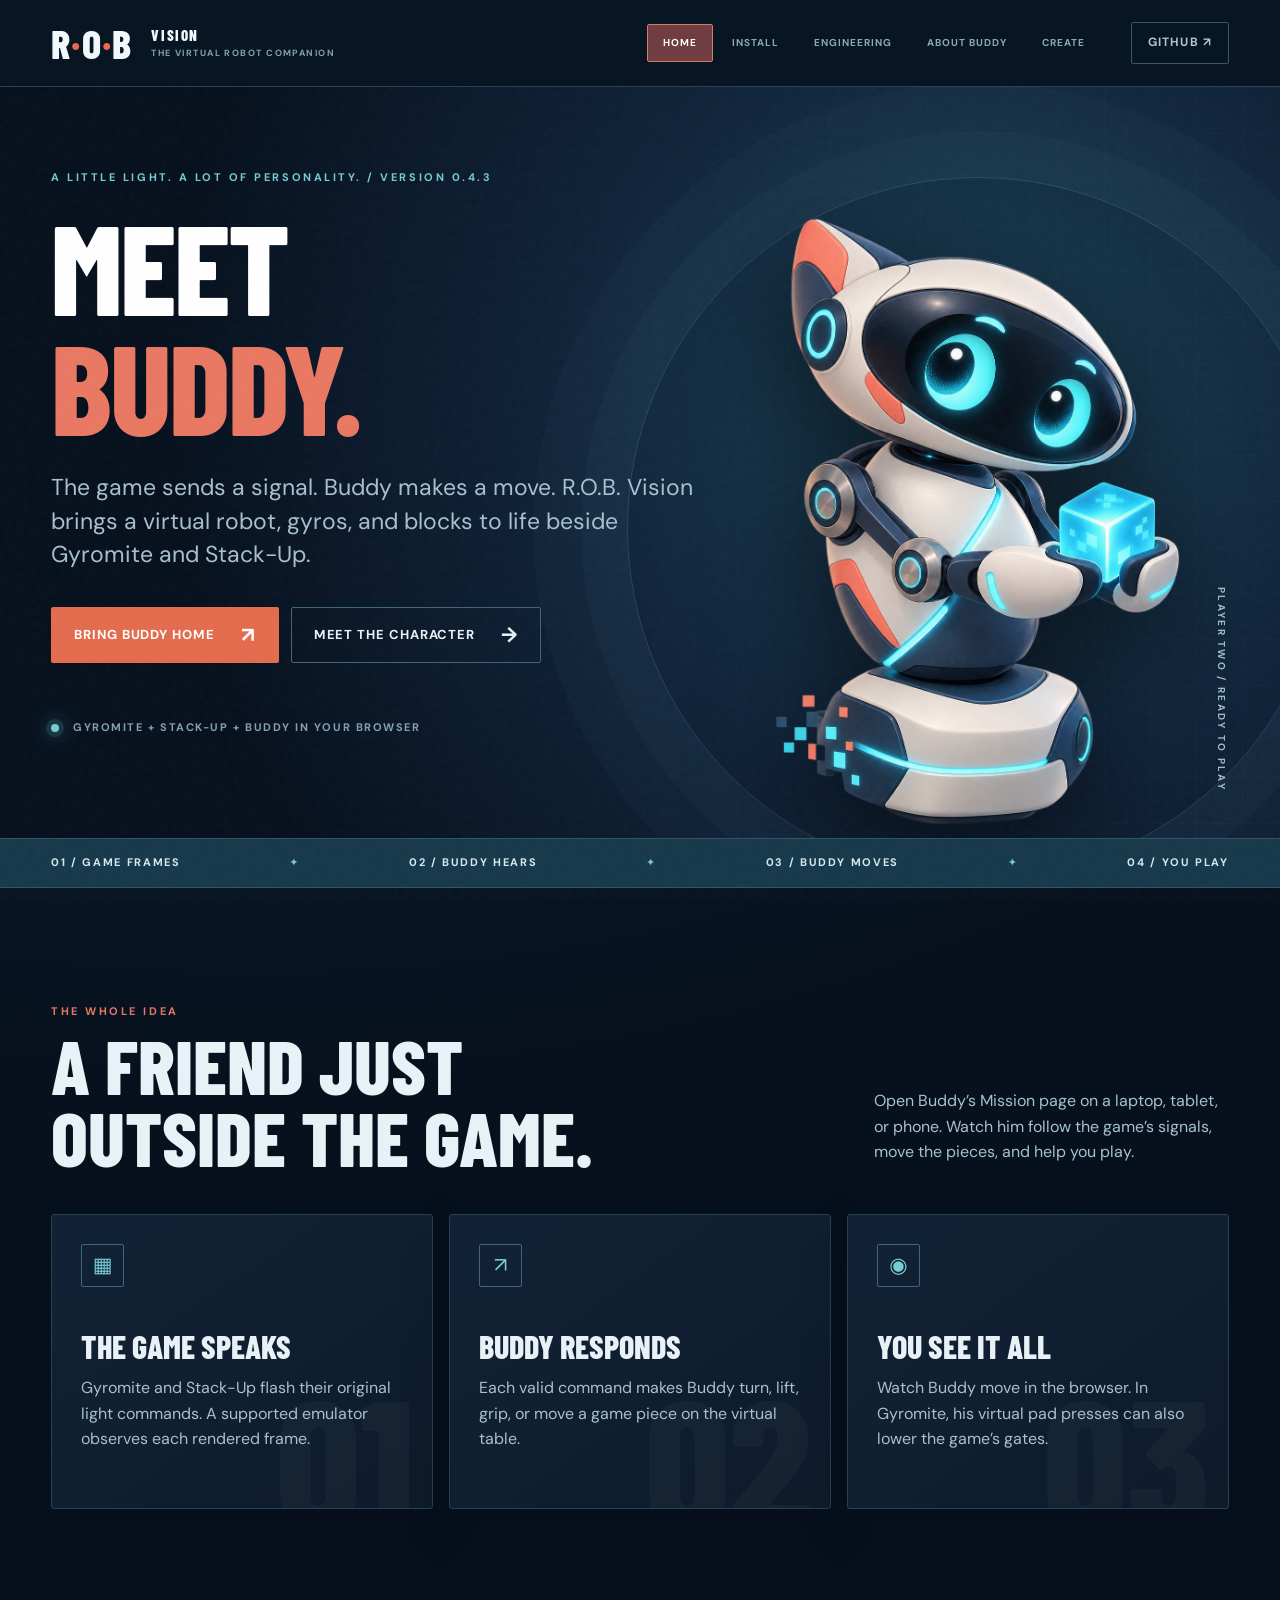
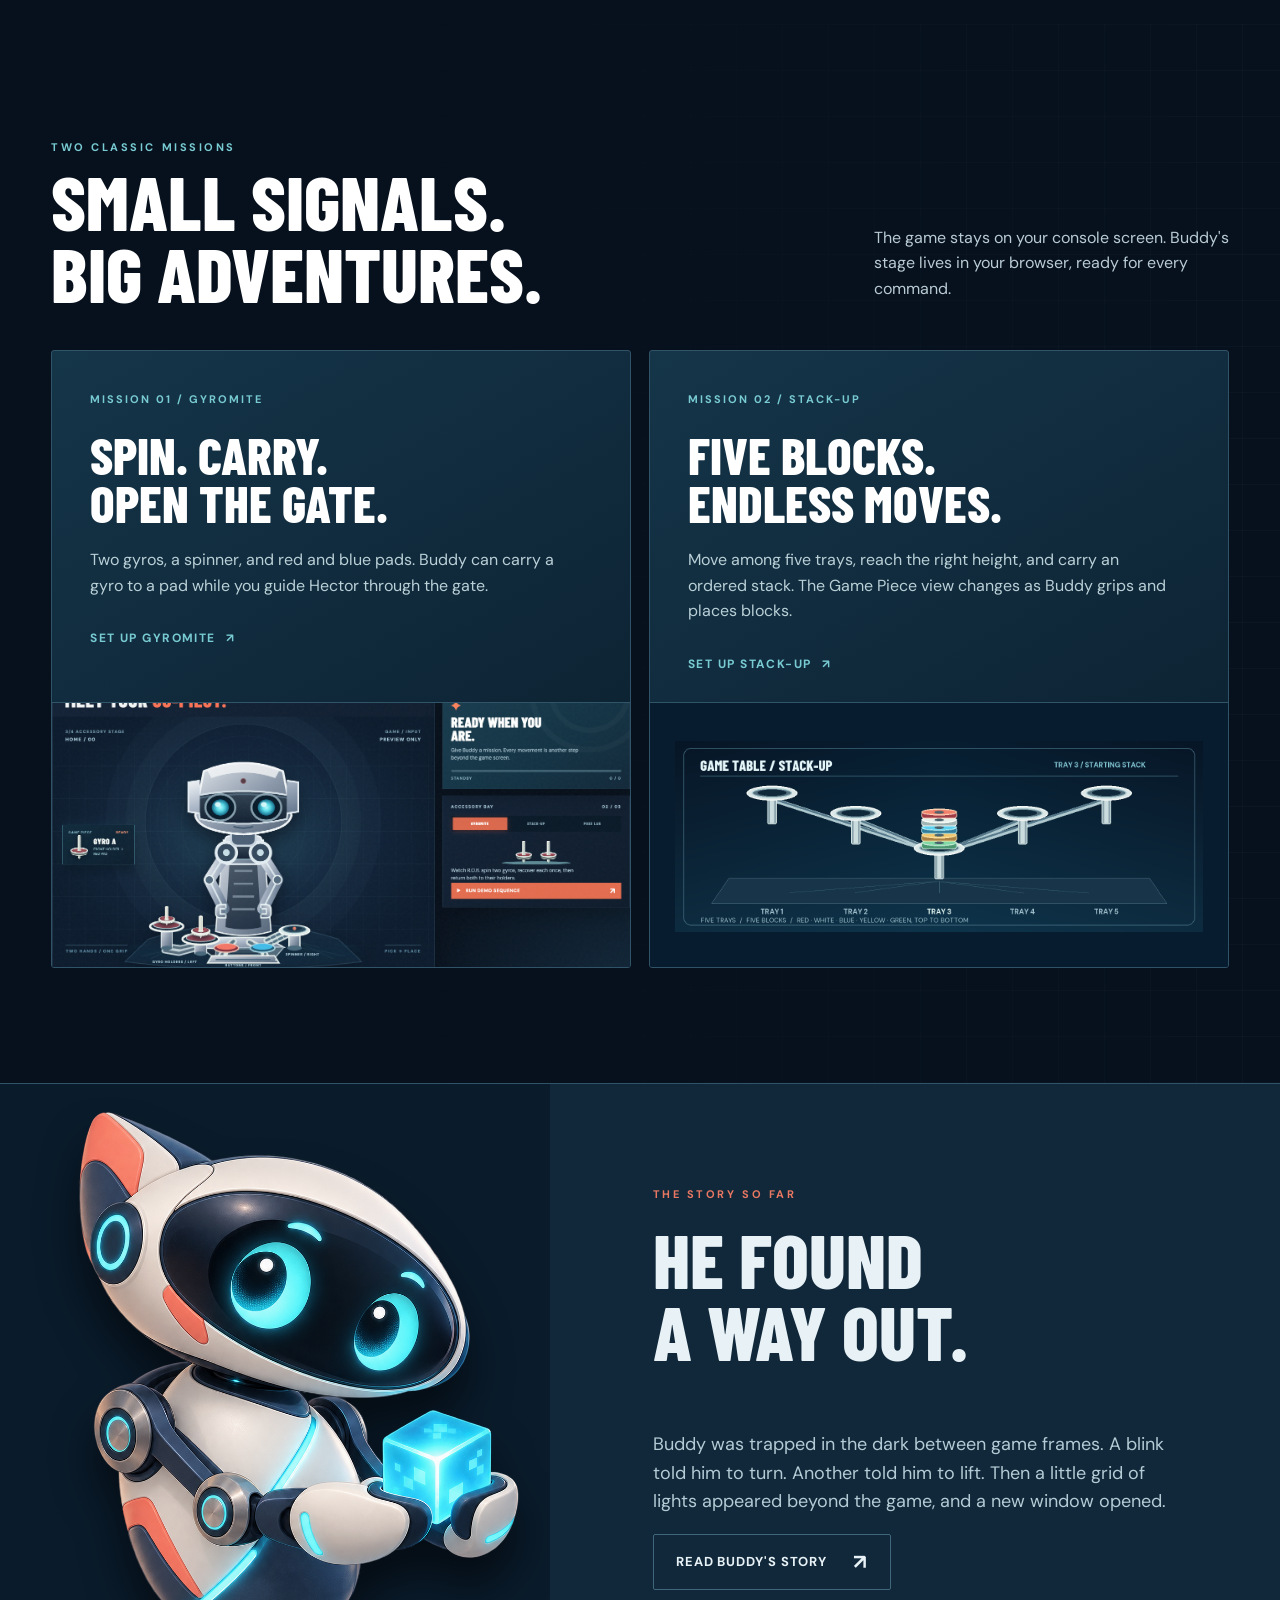
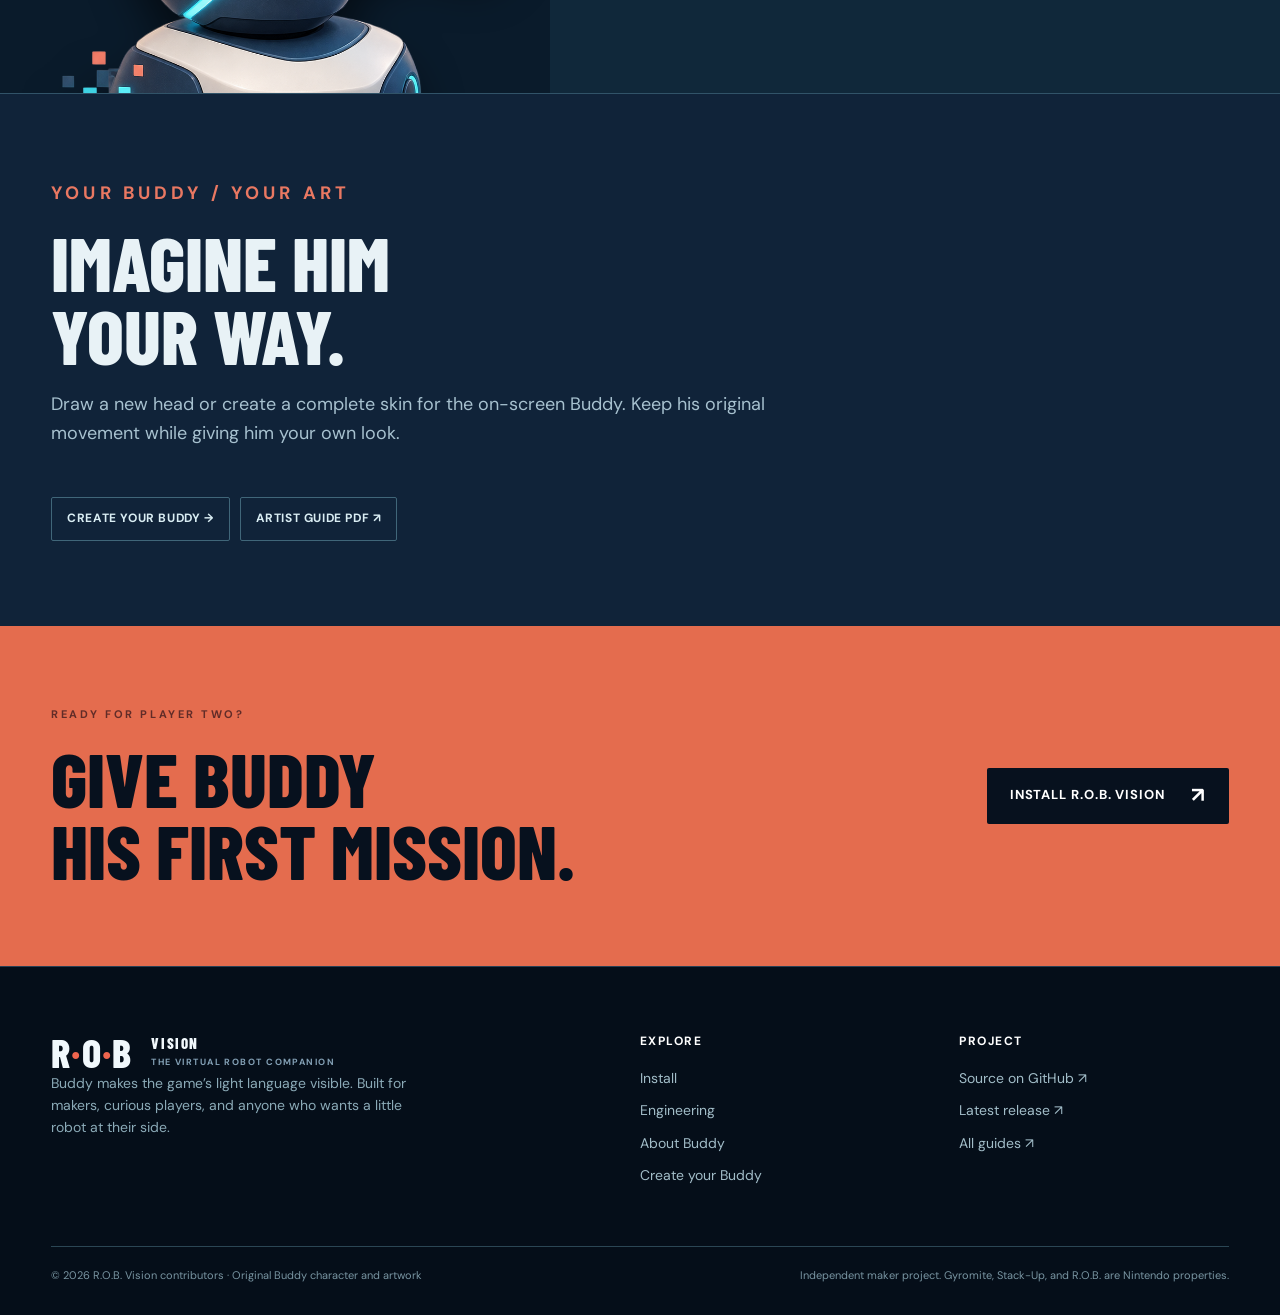
<file: website/index.html>
<!doctype html>
<html lang="en">
<head>
  <meta charset="utf-8"><meta name="viewport" content="width=device-width, initial-scale=1">
  <meta name="theme-color" content="#071321">
  <meta name="description" content="Meet Buddy, the virtual robot who brings Gyromite and Stack-Up to life in your browser. Watch him move, carry gyros and blocks, and help open the gates.">
  <title>R.O.B. Vision — Meet Buddy</title><link rel="canonical" href="https://rob-vision.mathan.ca/"><meta property="og:type" content="website"><meta property="og:title" content="R.O.B. Vision — Meet Buddy"><meta property="og:url" content="https://rob-vision.mathan.ca/"><meta property="og:image" content="https://rob-vision.mathan.ca/assets/buddy.png">
  <link rel="icon" href="assets/favicon.svg" type="image/svg+xml"><link rel="stylesheet" href="site.css"><script defer src="site.js"></script>
</head>
<body>
  <a class="skip-link" href="#main">Skip to content</a>
  <header class="site-header"><div class="header-inner">
    <a class="brand" href="index.html" aria-label="R.O.B. Vision home"><span class="brand-mark" aria-hidden="true">R<span>·</span>O<span>·</span>B</span><span class="brand-word">VISION<small>THE VIRTUAL ROBOT COMPANION</small></span></a>
    <button class="menu-toggle" type="button" aria-controls="main-nav" aria-expanded="false">Menu</button>
    <nav class="main-nav" id="main-nav" aria-label="Main navigation"><a href="index.html" aria-current="page">Home</a><a href="install.html">Install</a><a href="engineering.html">Engineering</a><a href="about.html">About Buddy</a><a href="create.html">Create</a></nav>
    <a class="github-link" href="https://github.com/mathan416/ROB-Vision">GitHub ↗</a>
  </div></header>
  <main id="main">
    <section class="hero"><div class="wrap hero-inner">
      <div class="hero-copy"><p class="eyebrow cyan">A LITTLE LIGHT. A LOT OF PERSONALITY. / VERSION 0.4.3</p><h1>MEET<br><span class="accent">BUDDY.</span></h1><p class="lead">The game sends a signal. Buddy makes a move. R.O.B. Vision brings a virtual robot, gyros, and blocks to life beside Gyromite and Stack-Up.</p><div class="hero-actions"><a class="btn primary" href="install.html">Bring Buddy home <span class="btn-arrow" aria-hidden="true">↗</span></a><a class="btn outline" href="about.html">Meet the character <span class="btn-arrow" aria-hidden="true">→</span></a></div><p class="hero-note"><span class="pulse" aria-hidden="true"></span> GYROMITE + STACK-UP + BUDDY IN YOUR BROWSER</p></div>
      <div class="hero-art"><img src="assets/buddy.png" alt="Buddy, a bright-eyed white and navy virtual robot, holding a glowing blue game block" width="1145" height="1374" fetchpriority="high"><span class="art-caption">PLAYER TWO / READY TO PLAY</span></div>
    </div></section>
    <div class="signal-strip"><div class="strip-inner"><span>01 / GAME FRAMES</span><span>✦</span><span>02 / BUDDY HEARS</span><span>✦</span><span>03 / BUDDY MOVES</span><span>✦</span><span>04 / YOU PLAY</span></div></div>
    <section class="section wrap" aria-labelledby="how-title"><div class="section-top"><div><p class="eyebrow dark">THE WHOLE IDEA</p><h2 id="how-title">A FRIEND JUST<br>OUTSIDE THE GAME.</h2></div><p>Open Buddy’s Mission page on a laptop, tablet, or phone. Watch him follow the game’s signals, move the pieces, and help you play.</p></div><div class="intro-grid">
      <article class="feature-card fade-in" data-number="01"><span class="feature-icon" aria-hidden="true">▦</span><h3>THE GAME SPEAKS</h3><p>Gyromite and Stack-Up flash their original light commands. A supported emulator observes each rendered frame.</p></article>
      <article class="feature-card fade-in" data-number="02"><span class="feature-icon" aria-hidden="true">↗</span><h3>BUDDY RESPONDS</h3><p>Each valid command makes Buddy turn, lift, grip, or move a game piece on the virtual table.</p></article>
      <article class="feature-card fade-in" data-number="03"><span class="feature-icon" aria-hidden="true">◉</span><h3>YOU SEE IT ALL</h3><p>Watch Buddy move in the browser. In Gyromite, his virtual pad presses can also lower the game’s gates.</p></article>
    </div></section>
    <section class="section dark-stage" aria-labelledby="games-title"><div class="wrap"><div class="section-top"><div><p class="eyebrow cyan">TWO CLASSIC MISSIONS</p><h2 id="games-title">SMALL SIGNALS.<br>BIG ADVENTURES.</h2></div><p style="color:#b9cbd3">The game stays on your console screen. Buddy's stage lives in your browser, ready for every command.</p></div><div class="game-grid">
      <article class="game-card fade-in"><div class="game-copy"><span class="kicker">MISSION 01 / GYROMITE</span><h3>SPIN. CARRY.<br>OPEN THE GATE.</h3><p>Two gyros, a spinner, and red and blue pads. Buddy can carry a gyro to a pad while you guide Hector through the gate.</p><a class="section-link" href="install.html#first-game">Set up Gyromite <span aria-hidden="true">↗</span></a></div><div class="game-visual"><img src="assets/mission.png" alt="R.O.B. Vision Mission dashboard showing Buddy with Gyromite gyros, spinner, and colored pads" loading="lazy" width="1380" height="759"></div></article>
      <article class="game-card stack fade-in"><div class="game-copy"><span class="kicker">MISSION 02 / STACK-UP</span><h3>FIVE BLOCKS.<br>ENDLESS MOVES.</h3><p>Move among five trays, reach the right height, and carry an ordered stack. The Game Piece view changes as Buddy grips and places blocks.</p><a class="section-link" href="install.html#first-game">Set up Stack-Up <span aria-hidden="true">↗</span></a></div><div class="game-visual"><img src="assets/stack-up.png" alt="Stack-Up game table with five trays and five colored blocks stacked on the middle tray" loading="lazy" width="1380" height="500"></div></article>
    </div></div></section>
    <section class="story-band" aria-labelledby="story-title"><div class="story-image"><img src="assets/buddy.png" alt="Buddy looking up with a glowing block between his hands" loading="lazy" width="1145" height="1374"></div><div class="story-copy"><p class="eyebrow dark">THE STORY SO FAR</p><h2 id="story-title">HE FOUND<br>A WAY OUT.</h2><p>Buddy was trapped in the dark between game frames. A blink told him to turn. Another told him to lift. Then a little grid of lights appeared beyond the game, and a new window opened.</p><a class="btn dark-outline" href="about.html">Read Buddy's story <span class="btn-arrow" aria-hidden="true">↗</span></a></div></section>
    <section class="page-section alt"><div class="wrap"><div class="page-heading"><p class="eyebrow dark">YOUR BUDDY / YOUR ART</p><h2>IMAGINE HIM<br>YOUR WAY.</h2><p>Draw a new head or create a complete skin for the on-screen Buddy. Keep his original movement while giving him your own look.</p></div><div class="file-links"><a href="create.html">Create your Buddy →</a><a href="downloads/R.O.B.-Vision-Buddy-Skin-Artist-Guide.pdf">Artist guide PDF ↗</a></div></div></section>
    <section class="cta"><div class="wrap cta-inner"><div><p class="eyebrow" style="color:#612c28">READY FOR PLAYER TWO?</p><h2>GIVE BUDDY<br>HIS FIRST MISSION.</h2></div><a class="btn" href="install.html">Install R.O.B. Vision <span class="btn-arrow" aria-hidden="true">↗</span></a></div></section>
  </main>
  <footer class="site-footer"><div class="wrap"><div class="footer-grid"><div><a class="brand" href="index.html"><span class="brand-mark" aria-hidden="true">R<span>·</span>O<span>·</span>B</span><span class="brand-word">VISION<small>THE VIRTUAL ROBOT COMPANION</small></span></a><p>Buddy makes the game’s light language visible. Built for makers, curious players, and anyone who wants a little robot at their side.</p></div><div class="footer-links"><strong>Explore</strong><a href="install.html">Install</a><a href="engineering.html">Engineering</a><a href="about.html">About Buddy</a><a href="create.html">Create your Buddy</a></div><div class="footer-links"><strong>Project</strong><a href="https://github.com/mathan416/ROB-Vision">Source on GitHub ↗</a><a href="https://github.com/mathan416/ROB-Vision/releases/latest">Latest release ↗</a><a href="https://github.com/mathan416/ROB-Vision/blob/main/docs/INDEX.md">All guides ↗</a></div></div><div class="footer-bottom"><span>© 2026 R.O.B. Vision contributors · Original Buddy character and artwork</span><span>Independent maker project. Gyromite, Stack-Up, and R.O.B. are Nintendo properties.</span></div></div></footer>
</body></html>
</file>
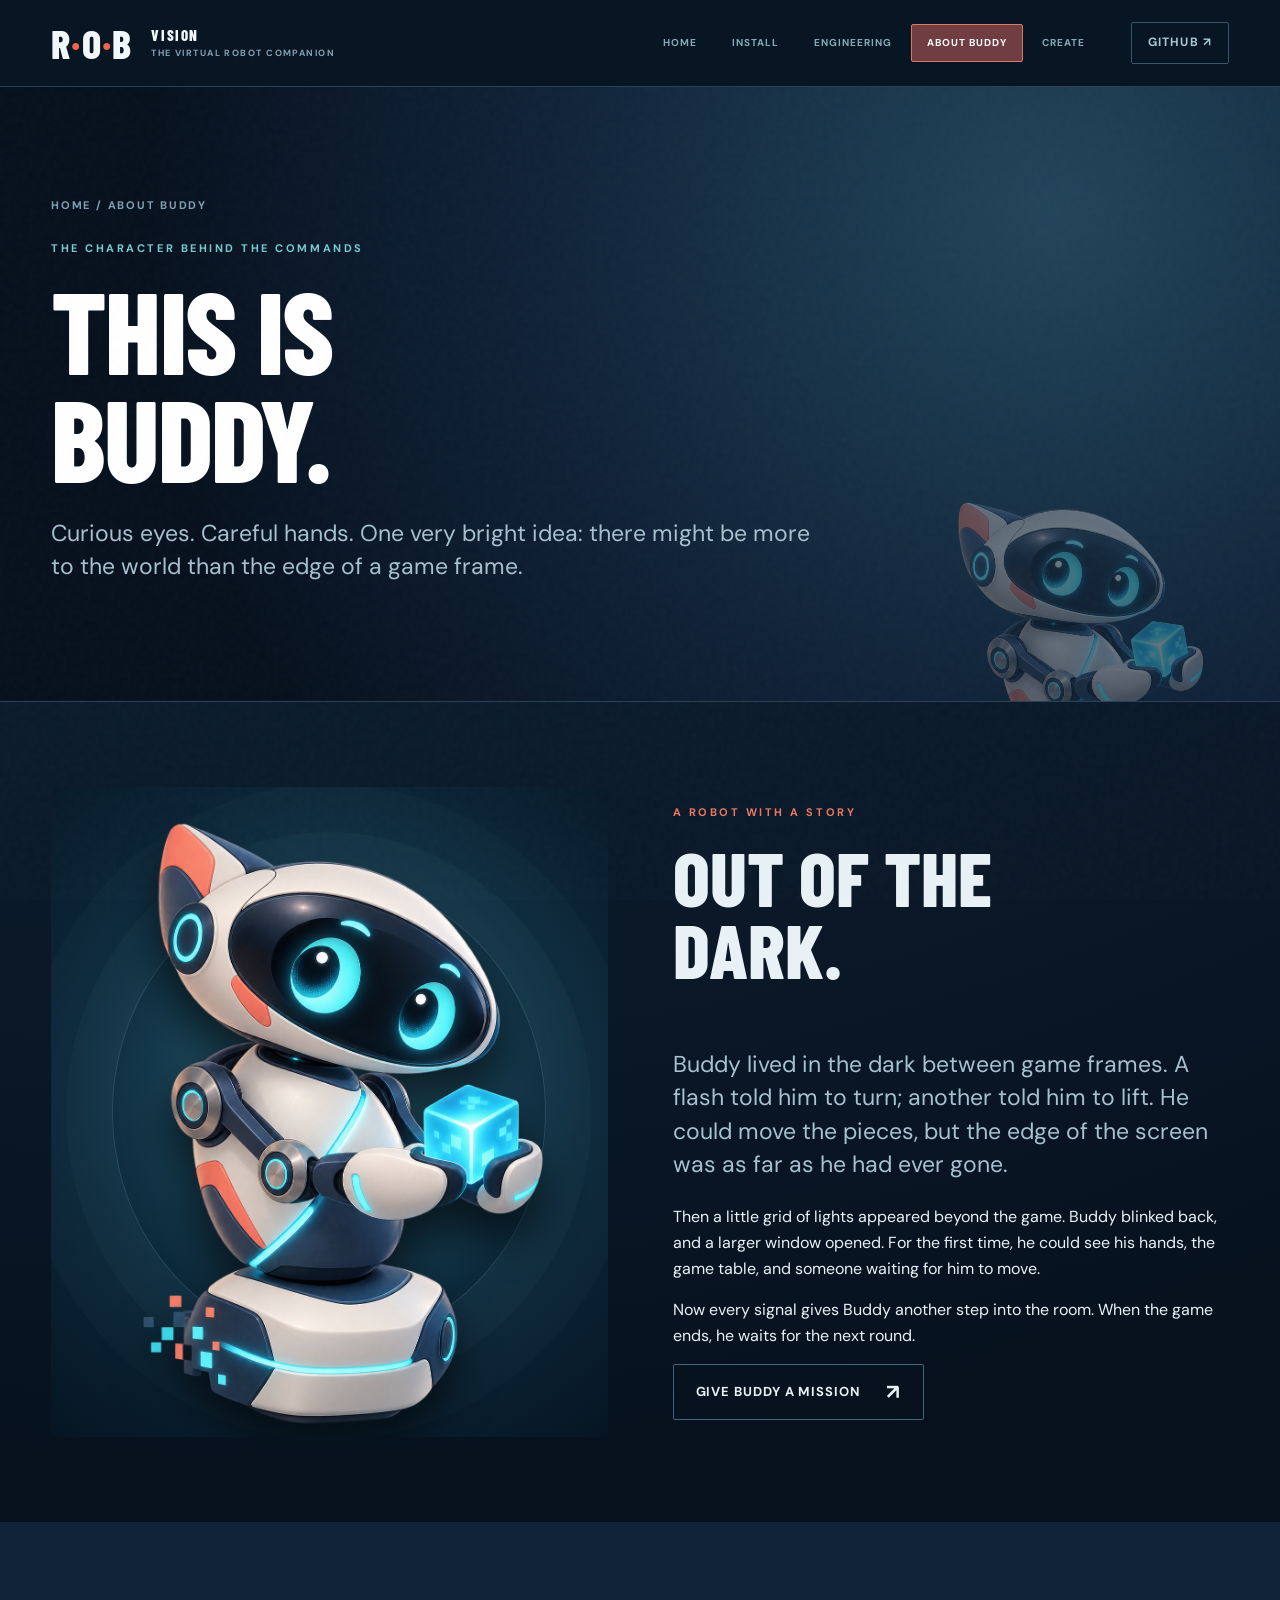
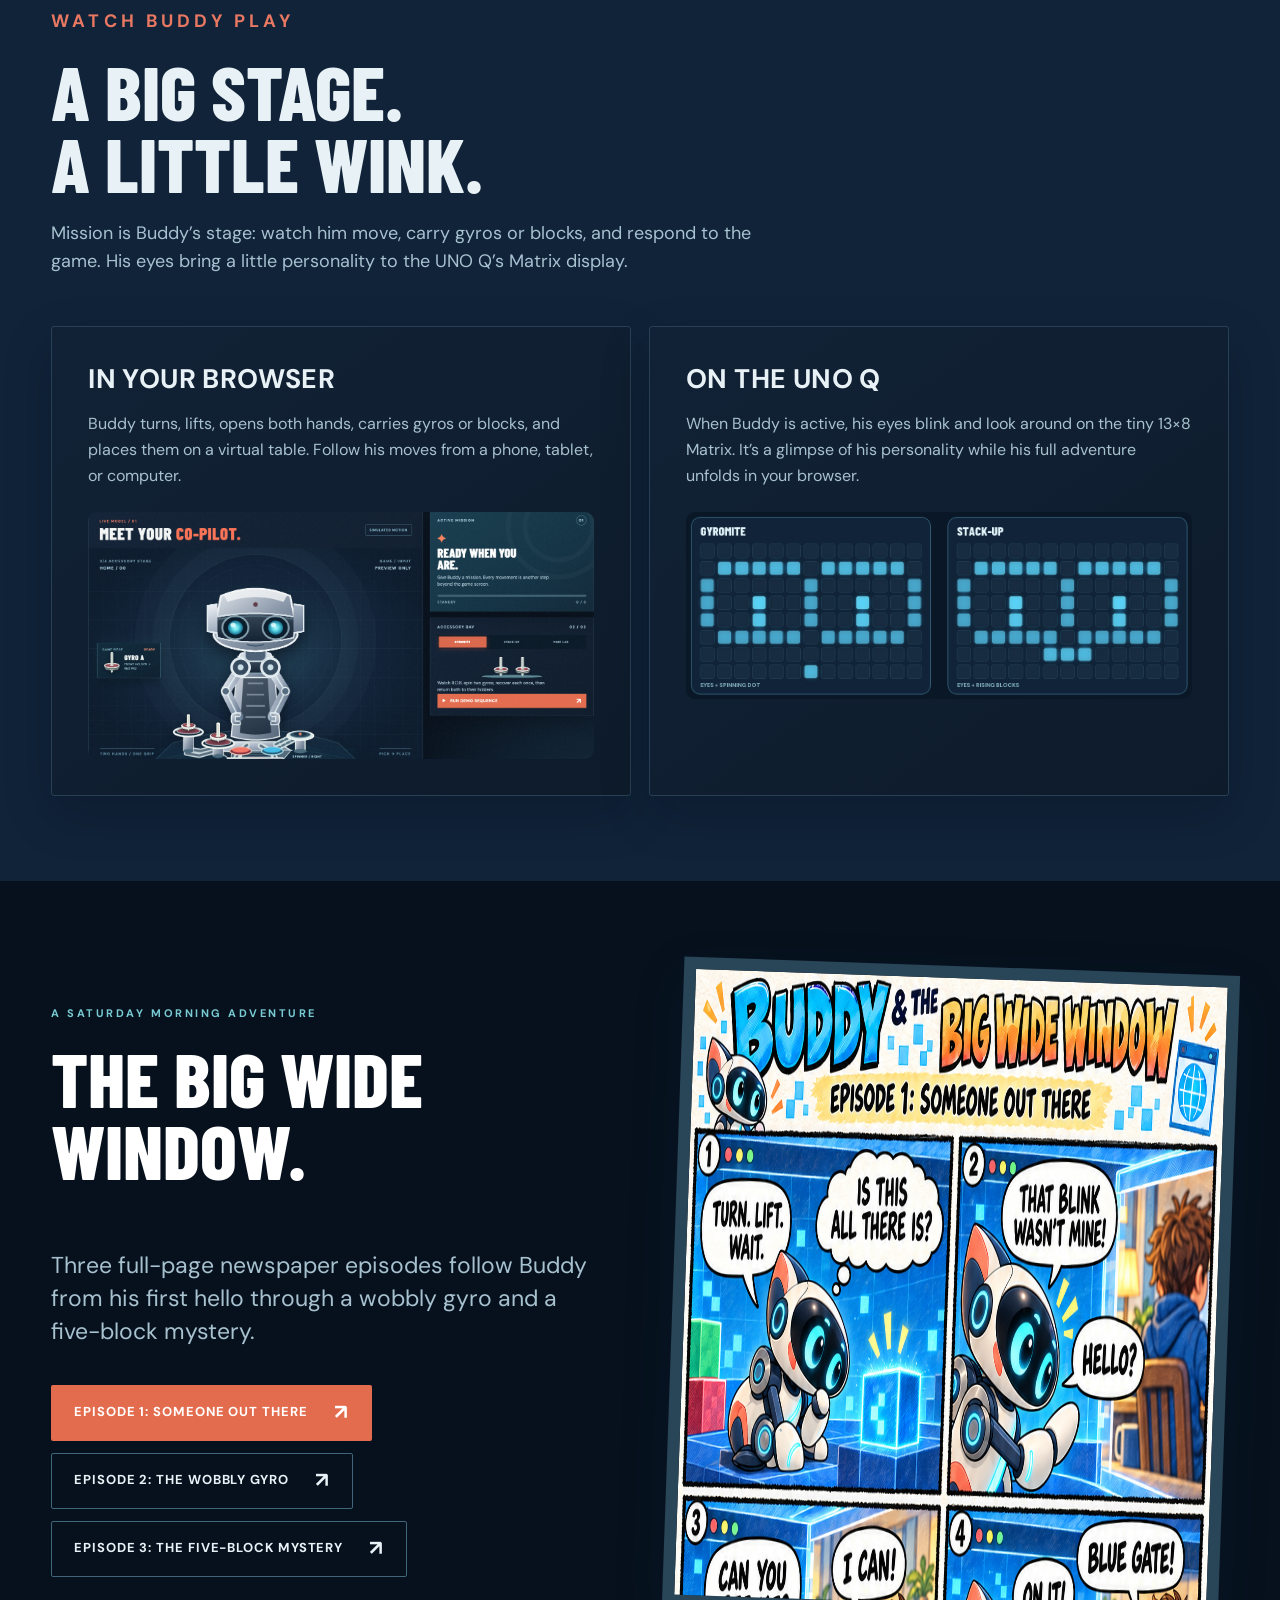
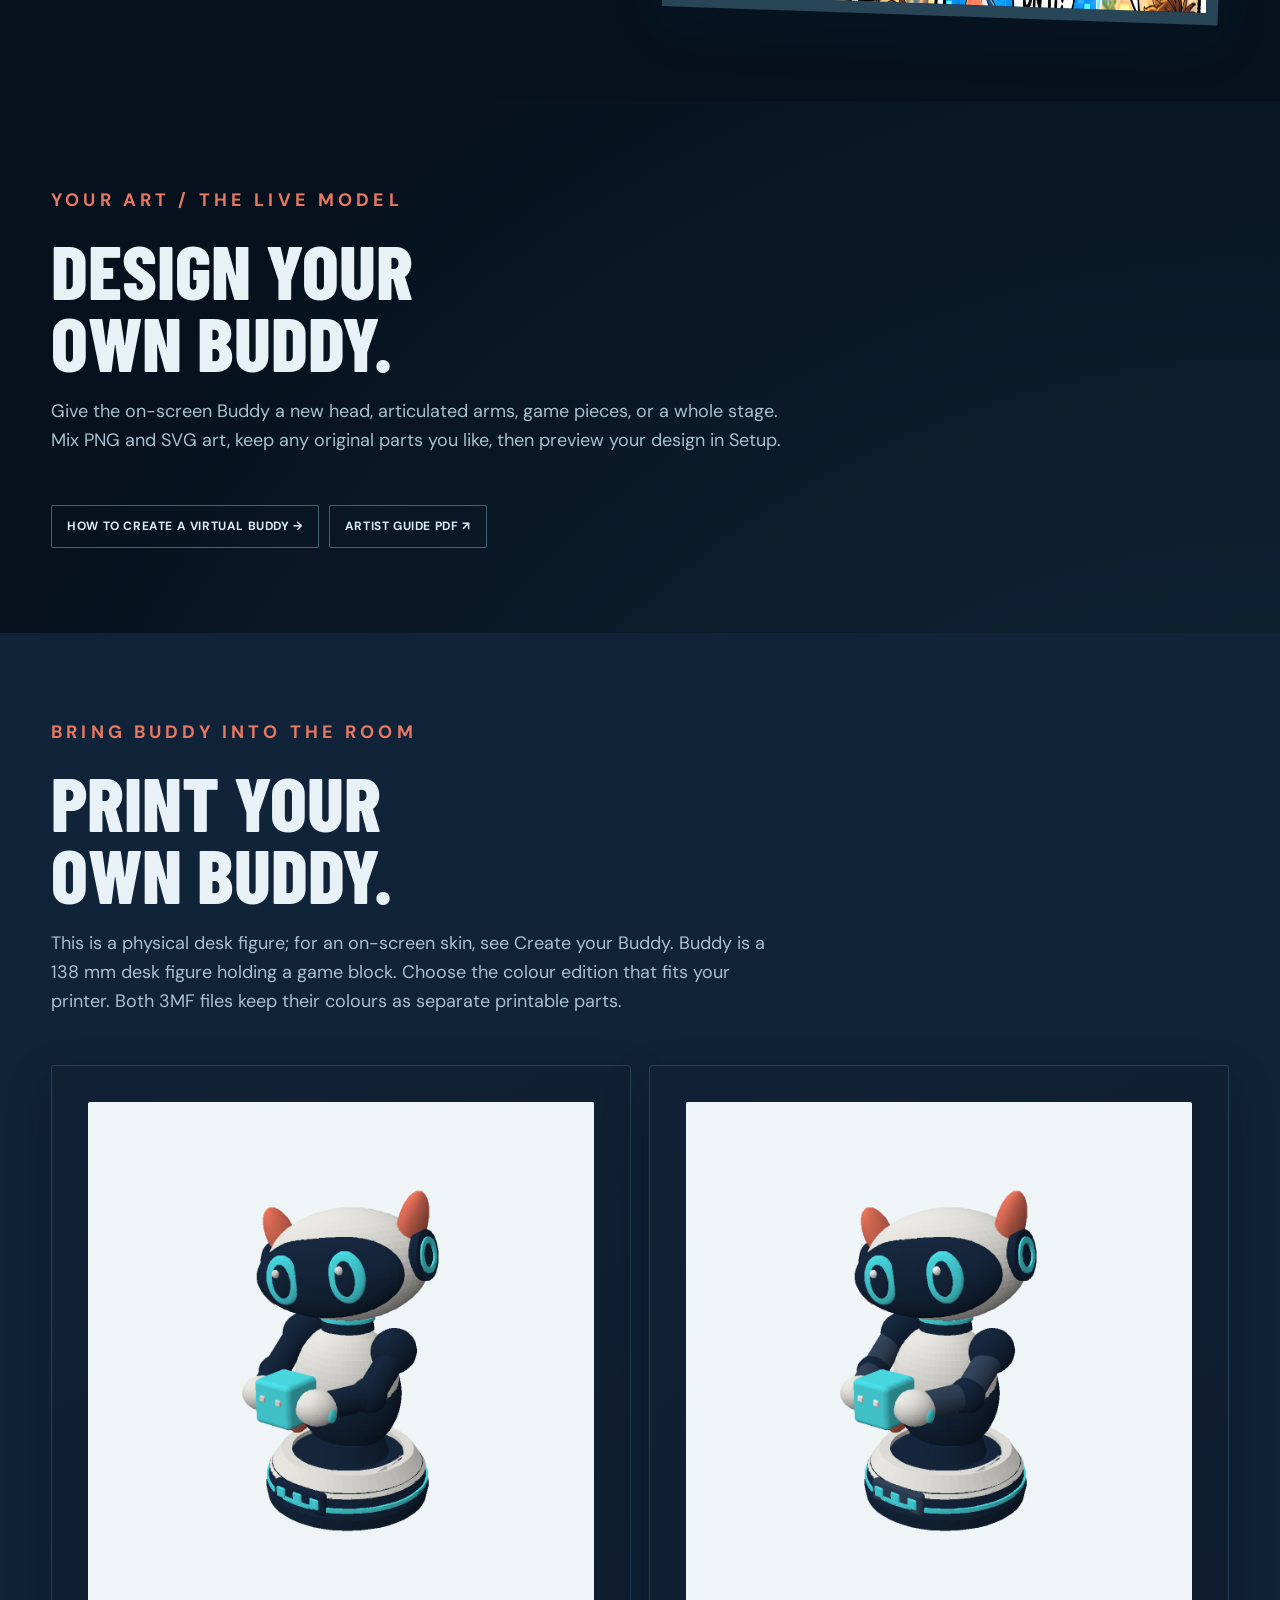
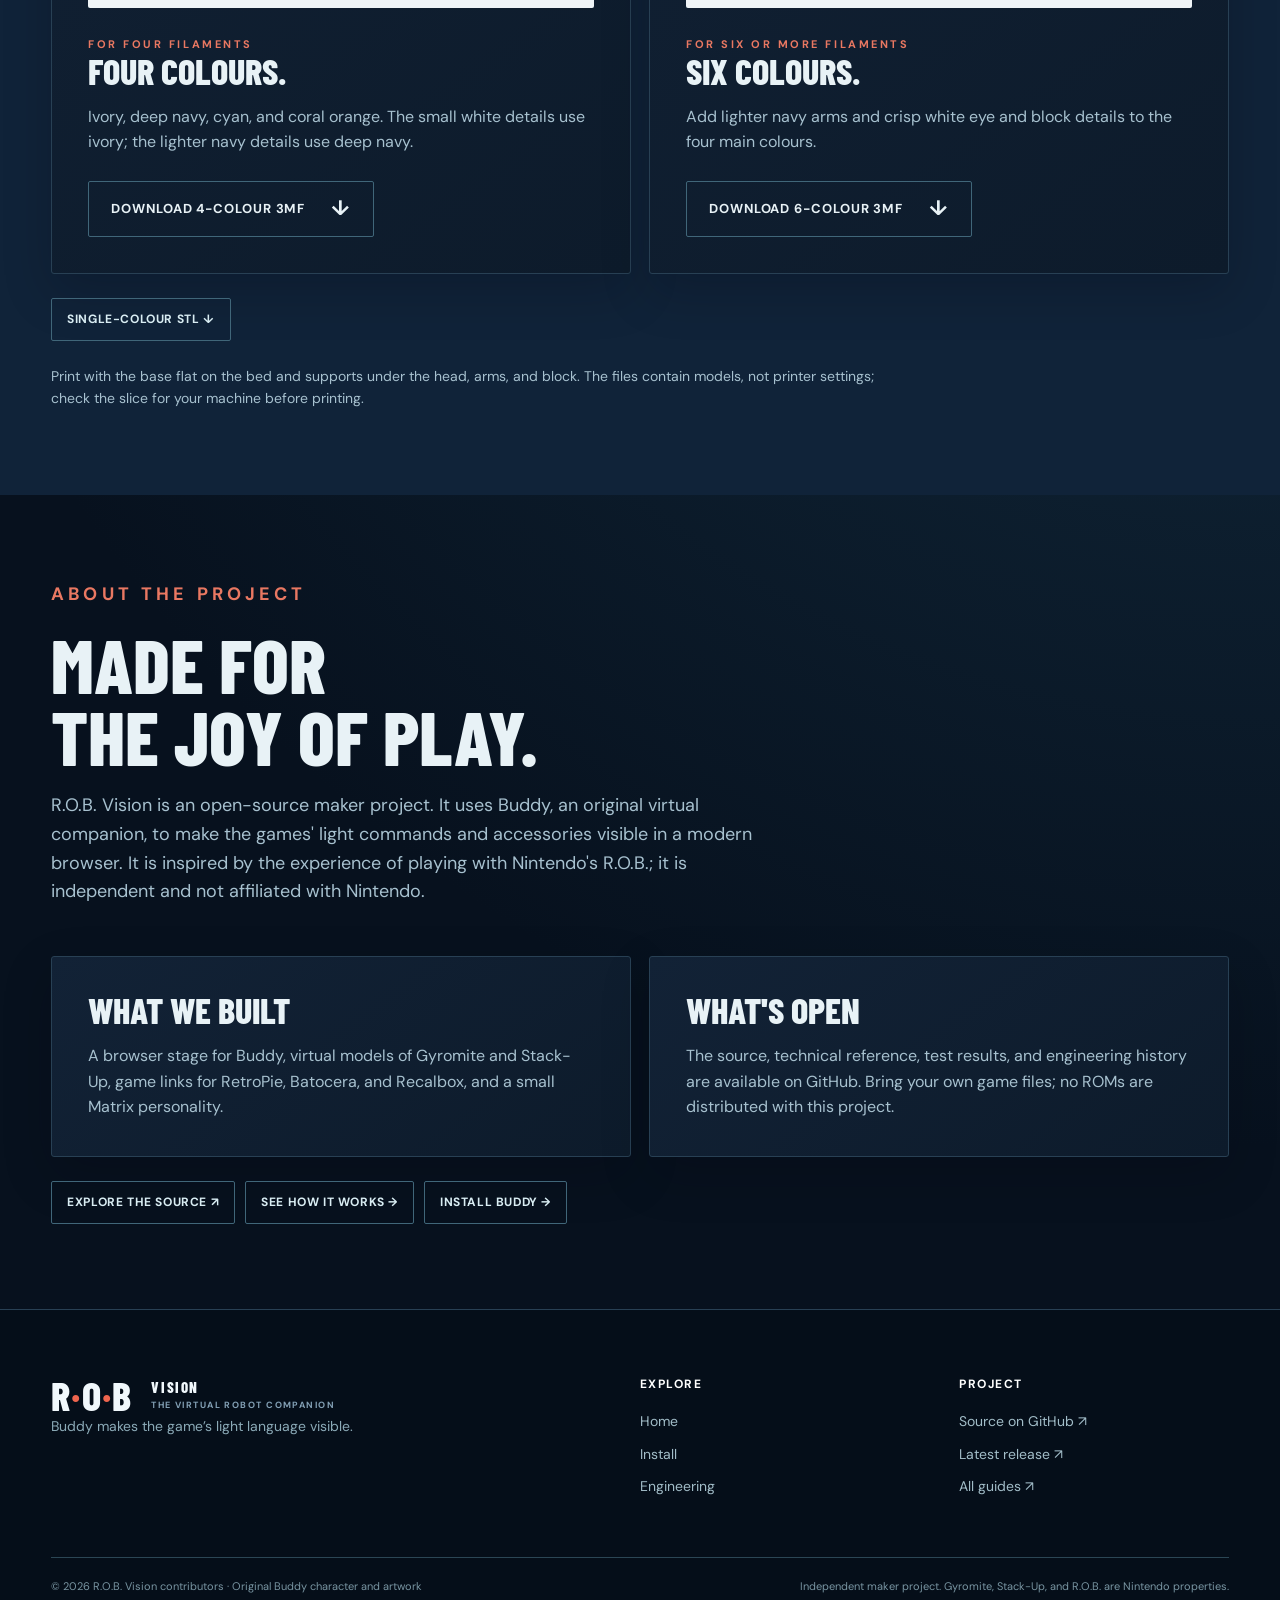
<file: website/about.html>
<!doctype html>
<html lang="en"><head><meta charset="utf-8"><meta name="viewport" content="width=device-width, initial-scale=1"><meta name="theme-color" content="#071321"><meta name="description" content="Meet Buddy, the original virtual robot companion at the heart of R.O.B. Vision, and read the story of how he found a way out of the game."><title>About Buddy — R.O.B. Vision</title><link rel="canonical" href="https://rob-vision.mathan.ca/about.html"><meta property="og:type" content="website"><meta property="og:title" content="About Buddy — R.O.B. Vision"><meta property="og:url" content="https://rob-vision.mathan.ca/about.html"><meta property="og:image" content="https://rob-vision.mathan.ca/assets/buddy.png"><link rel="icon" href="assets/favicon.svg" type="image/svg+xml"><link rel="stylesheet" href="site.css"><script defer src="site.js"></script></head>
<body><a class="skip-link" href="#main">Skip to content</a><header class="site-header"><div class="header-inner"><a class="brand" href="index.html" aria-label="R.O.B. Vision home"><span class="brand-mark" aria-hidden="true">R<span>·</span>O<span>·</span>B</span><span class="brand-word">VISION<small>THE VIRTUAL ROBOT COMPANION</small></span></a><button class="menu-toggle" type="button" aria-controls="main-nav" aria-expanded="false">Menu</button><nav class="main-nav" id="main-nav" aria-label="Main navigation"><a href="index.html">Home</a><a href="install.html">Install</a><a href="engineering.html">Engineering</a><a href="about.html" aria-current="page">About Buddy</a><a href="create.html">Create</a></nav><a class="github-link" href="https://github.com/mathan416/ROB-Vision">GitHub ↗</a></div></header>
<main id="main"><section class="page-hero"><img class="hero-buddy" src="assets/buddy.png" alt="" aria-hidden="true"><div class="wrap"><p class="breadcrumb"><a href="index.html">Home</a> / About Buddy</p><p class="eyebrow cyan">THE CHARACTER BEHIND THE COMMANDS</p><h1>THIS IS<br>BUDDY.</h1><p class="lead">Curious eyes. Careful hands. One very bright idea: there might be more to the world than the edge of a game frame.</p></div></section>
<section class="page-section"><div class="wrap buddy-page-grid"><div class="buddy-portrait"><img src="assets/buddy.png" alt="Buddy smiling with glowing cyan eyes and carrying a luminous blue block" width="1145" height="1374"></div><div><p class="eyebrow dark">A ROBOT WITH A STORY</p><h2>OUT OF THE<br>DARK.</h2><p class="lead dark">Buddy lived in the dark between game frames. A flash told him to turn; another told him to lift. He could move the pieces, but the edge of the screen was as far as he had ever gone.</p><p>Then a little grid of lights appeared beyond the game. Buddy blinked back, and a larger window opened. For the first time, he could see his hands, the game table, and someone waiting for him to move.</p><p>Now every signal gives Buddy another step into the room. When the game ends, he waits for the next round.</p><a class="btn dark-outline" href="install.html">Give Buddy a mission <span class="btn-arrow" aria-hidden="true">↗</span></a></div></div></section>
<section class="page-section alt"><div class="wrap"><div class="page-heading"><p class="eyebrow dark">WATCH BUDDY PLAY</p><h2>A BIG STAGE.<br>A LITTLE WINK.</h2><p>Mission is Buddy’s stage: watch him move, carry gyros or blocks, and respond to the game. His eyes bring a little personality to the UNO Q’s Matrix display.</p></div><div class="two-col display-grid"><div class="panel"><h3>IN YOUR BROWSER</h3><p>Buddy turns, lifts, opens both hands, carries gyros or blocks, and places them on a virtual table. Follow his moves from a phone, tablet, or computer.</p><img class="browser-scene-preview" src="assets/mission.png" alt="Buddy in the Mission browser scene with Gyromite accessories" width="1380" height="759" loading="lazy" style="margin-top:24px;border-radius:9px"></div><div class="panel"><h3>ON THE UNO Q</h3><p>When Buddy is active, his eyes blink and look around on the tiny 13×8 Matrix. It’s a glimpse of his personality while his full adventure unfolds in your browser.</p><img src="assets/matrix-eyes.png" alt="Examples of Buddy’s monochrome pixel eyes on the UNO Q Matrix" width="1260" height="466" loading="lazy" style="margin-top:24px;border-radius:9px;background:#071321"></div></div></div></section>
<section class="page-section dark"><div class="wrap buddy-page-grid"><div><p class="eyebrow cyan">A SATURDAY MORNING ADVENTURE</p><h2>THE BIG WIDE WINDOW.</h2><p class="lead">Three full-page newspaper episodes follow Buddy from his first hello through a wobbly gyro and a five-block mystery.</p><div class="hero-actions"><a class="btn primary" href="downloads/Buddy-Big-Wide-Window-Episode-1.pdf">Episode 1: Someone Out There <span class="btn-arrow" aria-hidden="true">↗</span></a><a class="btn outline" href="downloads/Buddy-Big-Wide-Window-Episode-2.pdf">Episode 2: The Wobbly Gyro <span class="btn-arrow" aria-hidden="true">↗</span></a><a class="btn outline" href="downloads/Buddy-Big-Wide-Window-Episode-3.pdf">Episode 3: The Five-Block Mystery <span class="btn-arrow" aria-hidden="true">↗</span></a></div></div><a class="comic-preview" href="downloads/Buddy-Big-Wide-Window-Episode-1.pdf" aria-label="Open Buddy and the Big Wide Window Episode 1 comic PDF"><img src="assets/buddy-newspaper-episode-1.png" alt="Full-page newspaper comic of Buddy meeting a player and helping with a gyro and blocks" width="1024" height="1536" loading="lazy"></a></div></section>
<section class="page-section" id="create-buddy"><div class="wrap"><div class="page-heading"><p class="eyebrow dark">YOUR ART / THE LIVE MODEL</p><h2>DESIGN YOUR<br>OWN BUDDY.</h2><p>Give the on-screen Buddy a new head, articulated arms, game pieces, or a whole stage. Mix PNG and SVG art, keep any original parts you like, then preview your design in Setup.</p></div><div class="file-links"><a href="create.html">How to create a virtual Buddy →</a><a href="downloads/R.O.B.-Vision-Buddy-Skin-Artist-Guide.pdf">Artist guide PDF ↗</a></div></div></section>
<section class="page-section alt" id="print-buddy"><div class="wrap"><div class="page-heading"><p class="eyebrow dark">BRING BUDDY INTO THE ROOM</p><h2>PRINT YOUR<br>OWN BUDDY.</h2><p>This is a physical desk figure; for an on-screen skin, see <a href="create.html">Create your Buddy</a>. Buddy is a 138 mm desk figure holding a game block. Choose the colour edition that fits your printer. Both 3MF files keep their colours as separate printable parts.</p></div><div class="two-col"><article class="panel print-card"><img src="assets/buddy-print-4.png" alt="Preview of the four-color Buddy desk figure" width="1200" height="1200" loading="lazy"><p class="eyebrow dark">FOR FOUR FILAMENTS</p><h3>FOUR COLOURS.</h3><p>Ivory, deep navy, cyan, and coral orange. The small white details use ivory; the lighter navy details use deep navy.</p><a class="btn dark-outline" href="downloads/Buddy-4-color.3mf" download>Download 4-colour 3MF <span class="btn-arrow" aria-hidden="true">↓</span></a></article><article class="panel print-card"><img src="assets/buddy-print-6.png" alt="Preview of the six-color Buddy desk figure" width="1200" height="1200" loading="lazy"><p class="eyebrow dark">FOR SIX OR MORE FILAMENTS</p><h3>SIX COLOURS.</h3><p>Add lighter navy arms and crisp white eye and block details to the four main colours.</p><a class="btn dark-outline" href="downloads/Buddy-6-color.3mf" download>Download 6-colour 3MF <span class="btn-arrow" aria-hidden="true">↓</span></a></article></div><div class="file-links"><a href="downloads/Buddy.stl" download>Single-colour STL ↓</a></div><p class="print-note">Print with the base flat on the bed and supports under the head, arms, and block. The files contain models, not printer settings; check the slice for your machine before printing.</p></div></section>
<section class="page-section"><div class="wrap"><div class="page-heading"><p class="eyebrow dark">ABOUT THE PROJECT</p><h2>MADE FOR<br>THE JOY OF PLAY.</h2><p>R.O.B. Vision is an open-source maker project. It uses Buddy, an original virtual companion, to make the games' light commands and accessories visible in a modern browser. It is inspired by the experience of playing with Nintendo's R.O.B.; it is independent and not affiliated with Nintendo.</p></div><div class="two-col"><div class="panel"><h3>WHAT WE BUILT</h3><p>A browser stage for Buddy, virtual models of Gyromite and Stack-Up, game links for RetroPie, Batocera, and Recalbox, and a small Matrix personality.</p></div><div class="panel"><h3>WHAT'S OPEN</h3><p>The source, technical reference, test results, and engineering history are available on GitHub. Bring your own game files; no ROMs are distributed with this project.</p></div></div><div class="file-links"><a href="https://github.com/mathan416/ROB-Vision">Explore the source ↗</a><a href="engineering.html">See how it works →</a><a href="install.html">Install Buddy →</a></div></div></section>
</main><footer class="site-footer"><div class="wrap"><div class="footer-grid"><div><a class="brand" href="index.html"><span class="brand-mark" aria-hidden="true">R<span>·</span>O<span>·</span>B</span><span class="brand-word">VISION<small>THE VIRTUAL ROBOT COMPANION</small></span></a><p>Buddy makes the game’s light language visible.</p></div><div class="footer-links"><strong>Explore</strong><a href="index.html">Home</a><a href="install.html">Install</a><a href="engineering.html">Engineering</a></div><div class="footer-links"><strong>Project</strong><a href="https://github.com/mathan416/ROB-Vision">Source on GitHub ↗</a><a href="https://github.com/mathan416/ROB-Vision/releases/latest">Latest release ↗</a><a href="https://github.com/mathan416/ROB-Vision/blob/main/docs/INDEX.md">All guides ↗</a></div></div><div class="footer-bottom"><span>© 2026 R.O.B. Vision contributors · Original Buddy character and artwork</span><span>Independent maker project. Gyromite, Stack-Up, and R.O.B. are Nintendo properties.</span></div></div></footer></body></html>
</file>
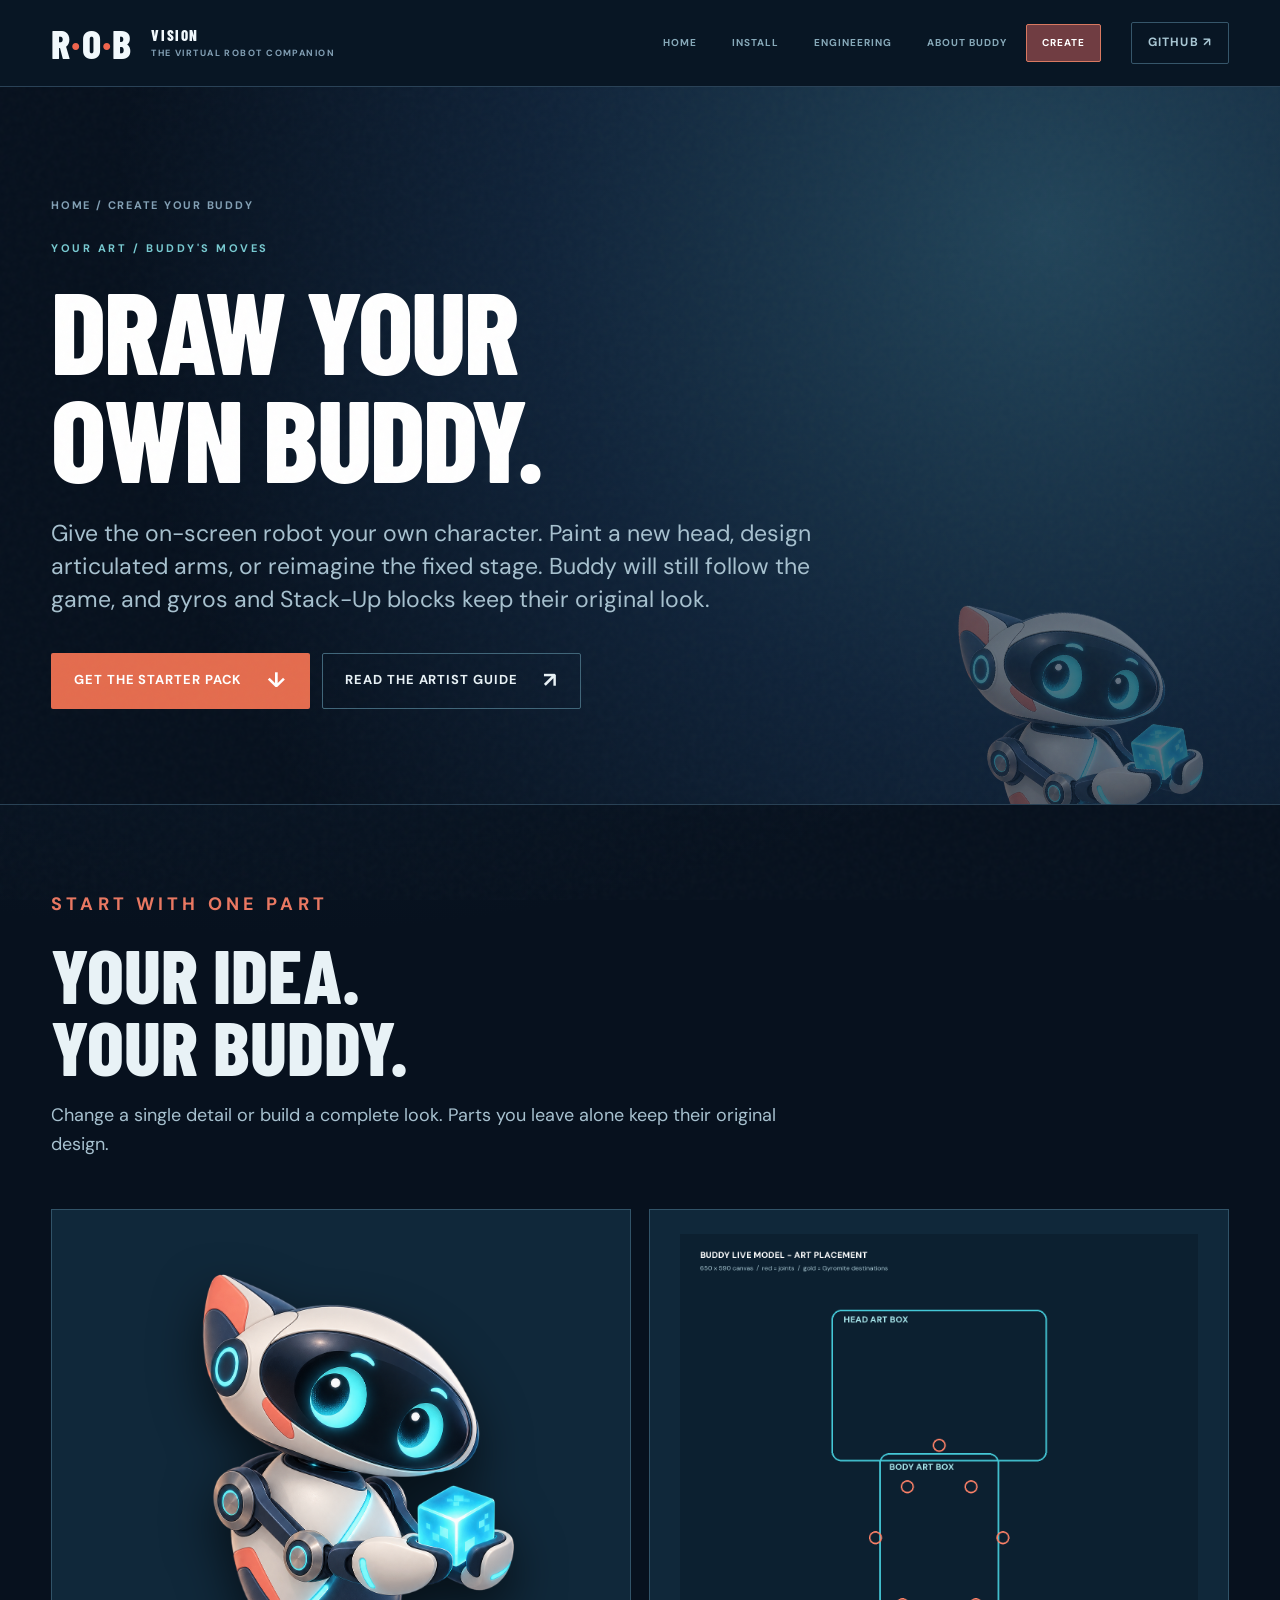
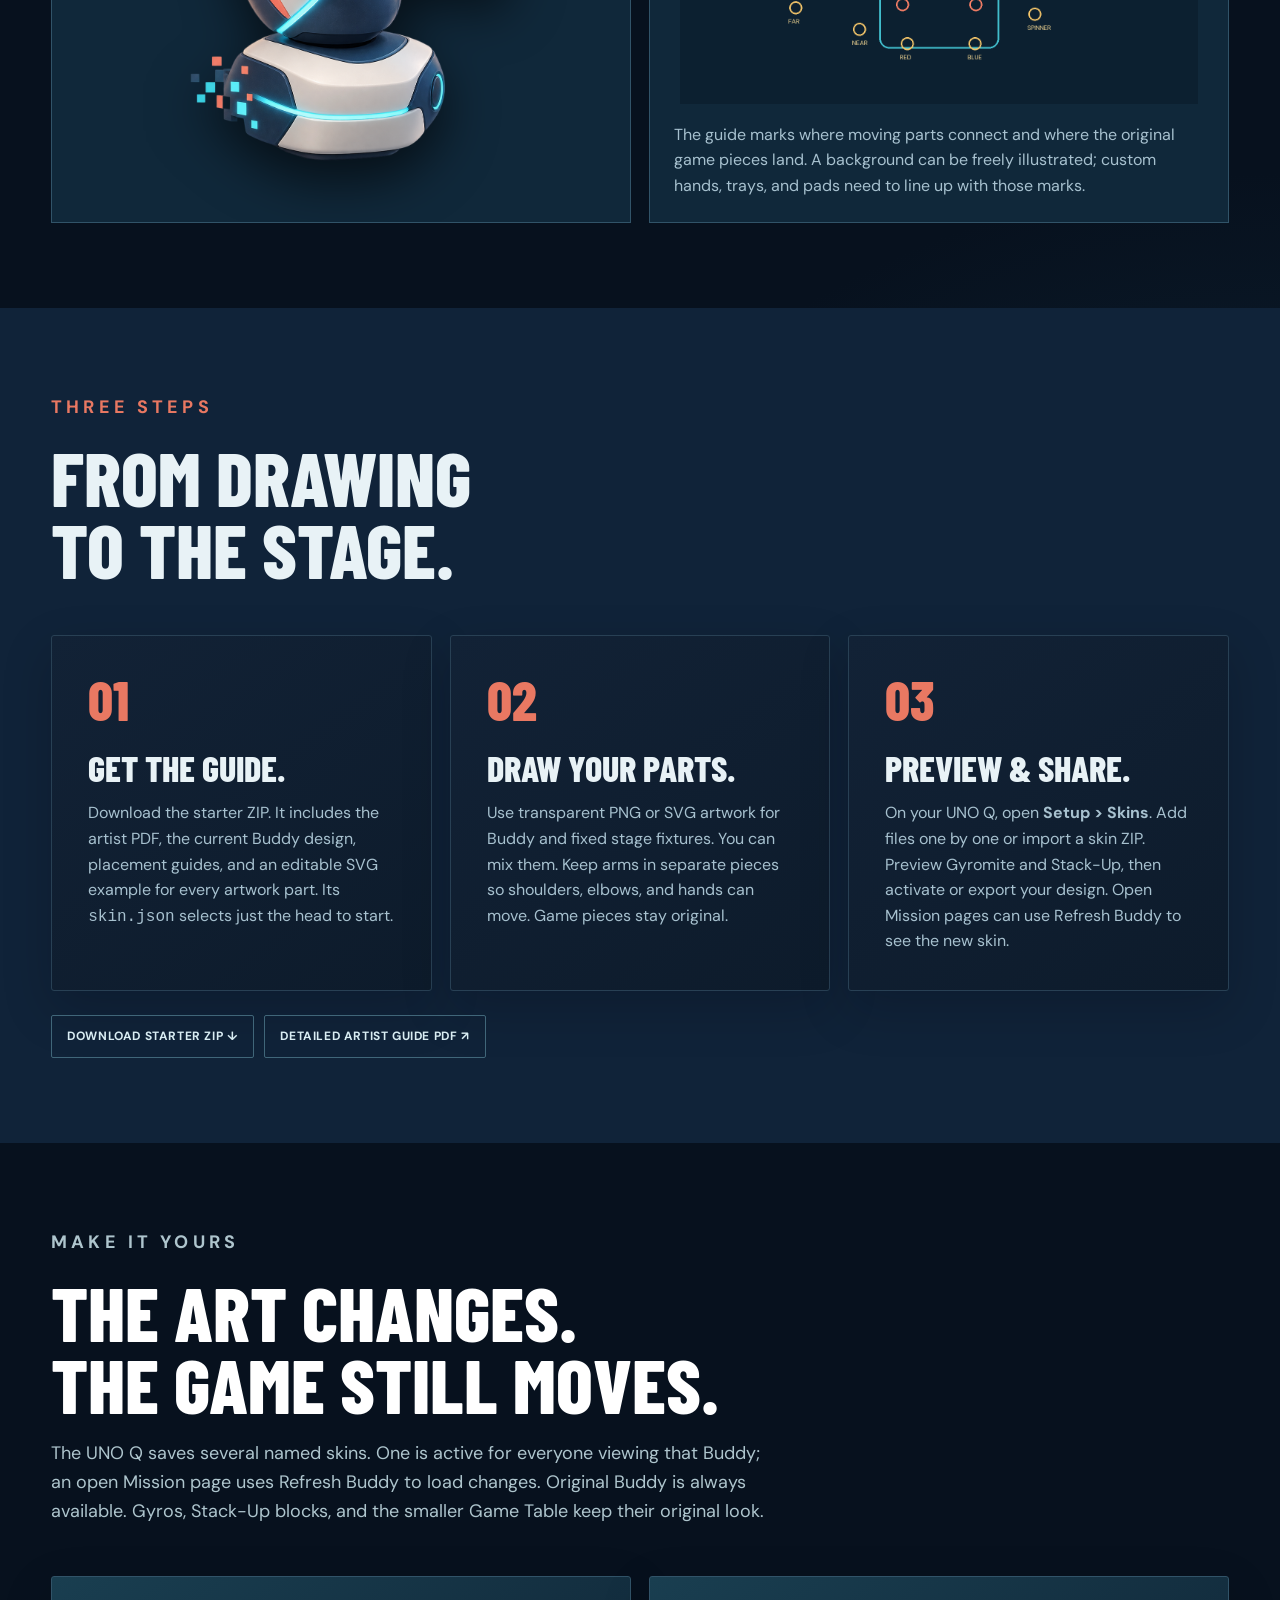
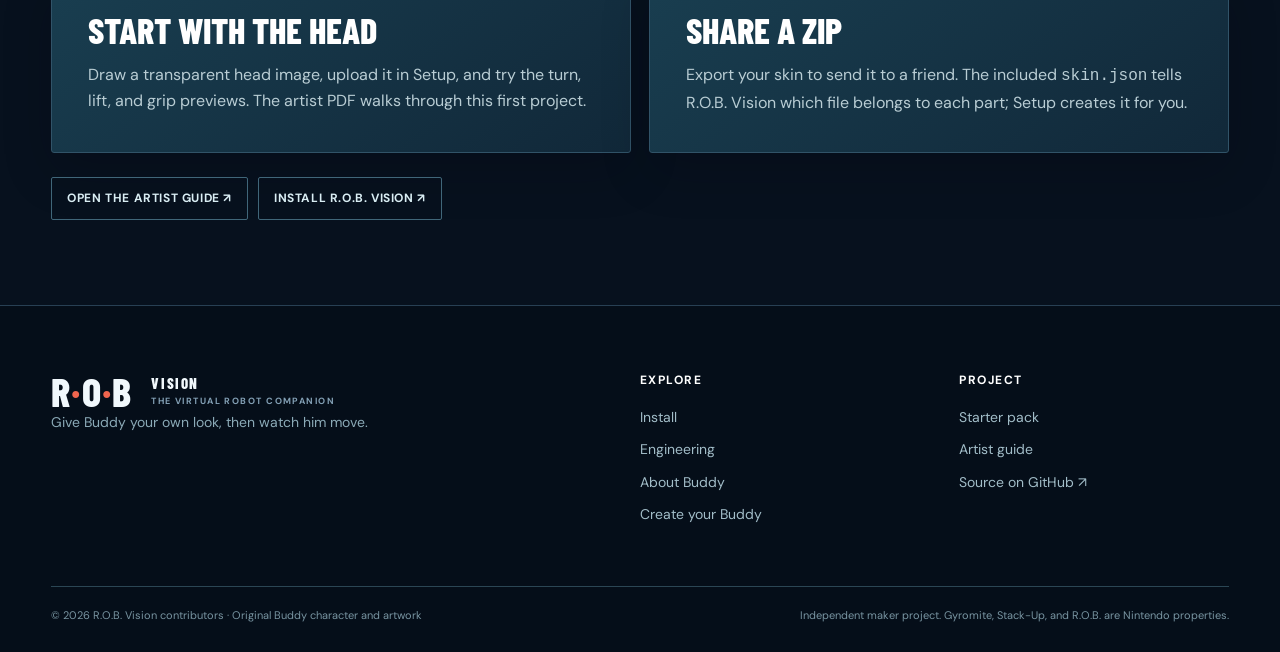
<file: website/create.html>
<!doctype html>
<html lang="en">
<head>
  <meta charset="utf-8"><meta name="viewport" content="width=device-width, initial-scale=1">
  <meta name="theme-color" content="#071321">
  <meta name="description" content="Design your own virtual Buddy for R.O.B. Vision. Change one robot part or draw a complete skin with PNG and SVG artwork.">
  <title>Create your Buddy — R.O.B. Vision</title><link rel="canonical" href="https://rob-vision.mathan.ca/create.html">
  <meta property="og:type" content="website"><meta property="og:title" content="Create your Buddy — R.O.B. Vision"><meta property="og:url" content="https://rob-vision.mathan.ca/create.html"><meta property="og:image" content="https://rob-vision.mathan.ca/assets/buddy.png">
  <link rel="icon" href="assets/favicon.svg" type="image/svg+xml"><link rel="stylesheet" href="site.css"><script defer src="site.js"></script>
</head>
<body>
  <a class="skip-link" href="#main">Skip to content</a>
  <header class="site-header"><div class="header-inner"><a class="brand" href="index.html" aria-label="R.O.B. Vision home"><span class="brand-mark" aria-hidden="true">R<span>·</span>O<span>·</span>B</span><span class="brand-word">VISION<small>THE VIRTUAL ROBOT COMPANION</small></span></a><button class="menu-toggle" type="button" aria-controls="main-nav" aria-expanded="false">Menu</button><nav class="main-nav" id="main-nav" aria-label="Main navigation"><a href="index.html">Home</a><a href="install.html">Install</a><a href="engineering.html">Engineering</a><a href="about.html">About Buddy</a><a href="create.html" aria-current="page">Create</a></nav><a class="github-link" href="https://github.com/mathan416/ROB-Vision">GitHub ↗</a></div></header>
  <main id="main">
    <section class="page-hero"><img class="hero-buddy" src="assets/buddy.png" alt="" aria-hidden="true"><div class="wrap"><p class="breadcrumb"><a href="index.html">Home</a> / Create your Buddy</p><p class="eyebrow cyan">YOUR ART / BUDDY'S MOVES</p><h1>DRAW YOUR<br>OWN BUDDY.</h1><p class="lead">Give the on-screen robot your own character. Paint a new head, design articulated arms, or reimagine the fixed stage. Buddy will still follow the game, and gyros and Stack-Up blocks keep their original look.</p><div class="hero-actions"><a class="btn primary" href="downloads/Buddy-Skin-Starter.zip" download>Get the starter pack <span class="btn-arrow" aria-hidden="true">↓</span></a><a class="btn outline" href="downloads/R.O.B.-Vision-Buddy-Skin-Artist-Guide.pdf">Read the artist guide <span class="btn-arrow" aria-hidden="true">↗</span></a></div></div></section>
    <section class="page-section"><div class="wrap"><div class="page-heading"><p class="eyebrow dark">START WITH ONE PART</p><h2>YOUR IDEA.<br>YOUR BUDDY.</h2><p>Change a single detail or build a complete look. Parts you leave alone keep their original design.</p></div><div class="skin-showcase"><div class="skin-showcase-art"><img src="assets/buddy.png" alt="Original Buddy character artwork" width="1145" height="1374" loading="lazy"></div><div class="skin-showcase-map"><img src="assets/skin-placement-guide.png" alt="Placement diagram showing Buddy's head and body areas, arm joints, and Gyromite piece positions" width="1300" height="1180" loading="lazy"><p>The guide marks where moving parts connect and where the original game pieces land. A background can be freely illustrated; custom hands, trays, and pads need to line up with those marks.</p></div></div></div></section>
    <section class="page-section alt"><div class="wrap"><div class="page-heading"><p class="eyebrow dark">THREE STEPS</p><h2>FROM DRAWING<br>TO THE STAGE.</h2></div><div class="three-col"><article class="panel"><span class="number">01</span><h3>GET THE GUIDE.</h3><p>Download the starter ZIP. It includes the artist PDF, the current Buddy design, placement guides, and an editable SVG example for every artwork part. Its <code>skin.json</code> selects just the head to start.</p></article><article class="panel"><span class="number">02</span><h3>DRAW YOUR PARTS.</h3><p>Use transparent PNG or SVG artwork for Buddy and fixed stage fixtures. You can mix them. Keep arms in separate pieces so shoulders, elbows, and hands can move. Game pieces stay original.</p></article><article class="panel"><span class="number">03</span><h3>PREVIEW &amp; SHARE.</h3><p>On your UNO Q, open <strong>Setup &gt; Skins</strong>. Add files one by one or import a skin ZIP. Preview Gyromite and Stack-Up, then activate or export your design. Open Mission pages can use Refresh Buddy to see the new skin.</p></article></div><div class="file-links"><a href="downloads/Buddy-Skin-Starter.zip" download>Download starter ZIP ↓</a><a href="downloads/R.O.B.-Vision-Buddy-Skin-Artist-Guide.pdf">Detailed artist guide PDF ↗</a></div></div></section>
    <section class="page-section dark"><div class="wrap"><div class="page-heading"><p class="eyebrow cyan">MAKE IT YOURS</p><h2>THE ART CHANGES.<br>THE GAME STILL MOVES.</h2><p>The UNO Q saves several named skins. One is active for everyone viewing that Buddy; an open Mission page uses Refresh Buddy to load changes. Original Buddy is always available. Gyros, Stack-Up blocks, and the smaller Game Table keep their original look.</p></div><div class="two-col"><article class="panel dark-panel"><h3>START WITH THE HEAD</h3><p>Draw a transparent head image, upload it in Setup, and try the turn, lift, and grip previews. The artist PDF walks through this first project.</p></article><article class="panel dark-panel"><h3>SHARE A ZIP</h3><p>Export your skin to send it to a friend. The included <code>skin.json</code> tells R.O.B. Vision which file belongs to each part; Setup creates it for you.</p></article></div><div class="file-links"><a href="downloads/R.O.B.-Vision-Buddy-Skin-Artist-Guide.pdf">Open the artist guide ↗</a><a href="install.html">Install R.O.B. Vision ↗</a></div></div></section>
  </main>
  <footer class="site-footer"><div class="wrap"><div class="footer-grid"><div><a class="brand" href="index.html"><span class="brand-mark" aria-hidden="true">R<span>·</span>O<span>·</span>B</span><span class="brand-word">VISION<small>THE VIRTUAL ROBOT COMPANION</small></span></a><p>Give Buddy your own look, then watch him move.</p></div><div class="footer-links"><strong>Explore</strong><a href="install.html">Install</a><a href="engineering.html">Engineering</a><a href="about.html">About Buddy</a><a href="create.html">Create your Buddy</a></div><div class="footer-links"><strong>Project</strong><a href="downloads/Buddy-Skin-Starter.zip">Starter pack</a><a href="downloads/R.O.B.-Vision-Buddy-Skin-Artist-Guide.pdf">Artist guide</a><a href="https://github.com/mathan416/ROB-Vision">Source on GitHub ↗</a></div></div><div class="footer-bottom"><span>© 2026 R.O.B. Vision contributors · Original Buddy character and artwork</span><span>Independent maker project. Gyromite, Stack-Up, and R.O.B. are Nintendo properties.</span></div></div></footer>
</body></html>
</file>
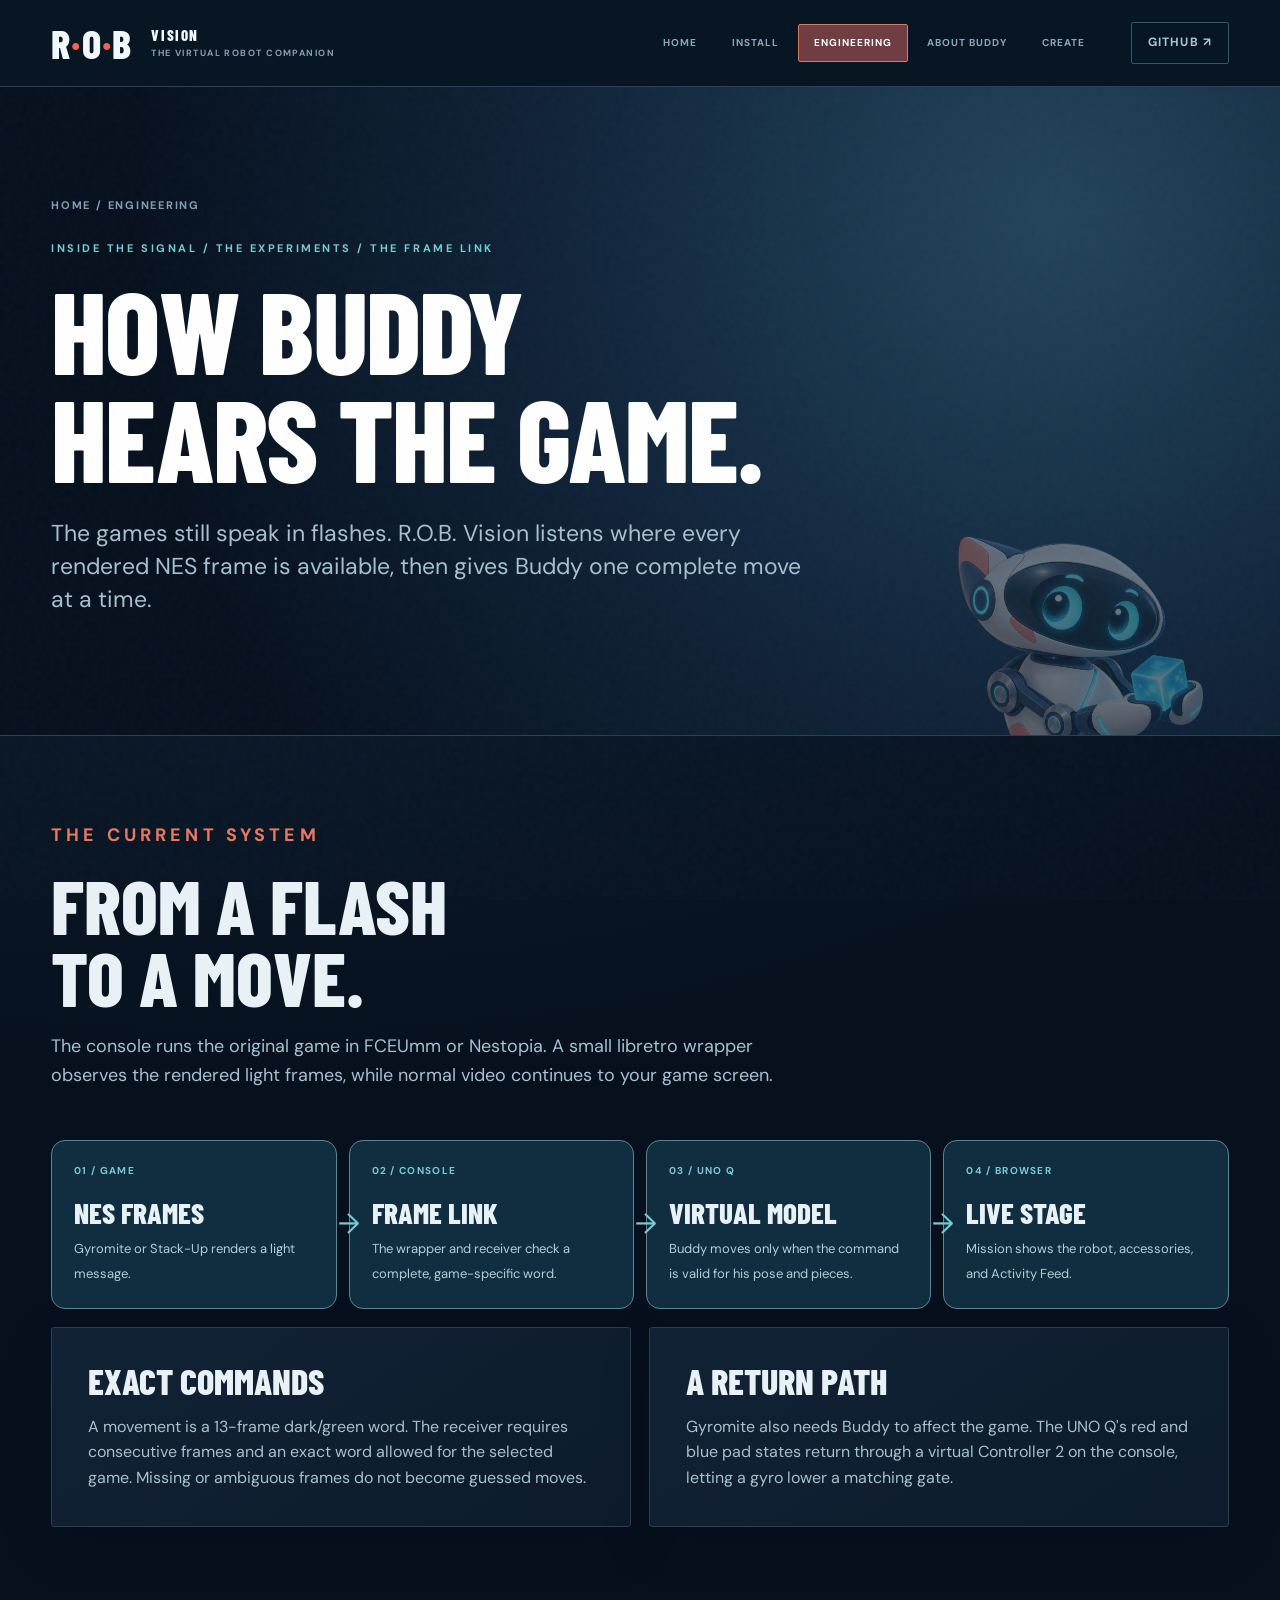
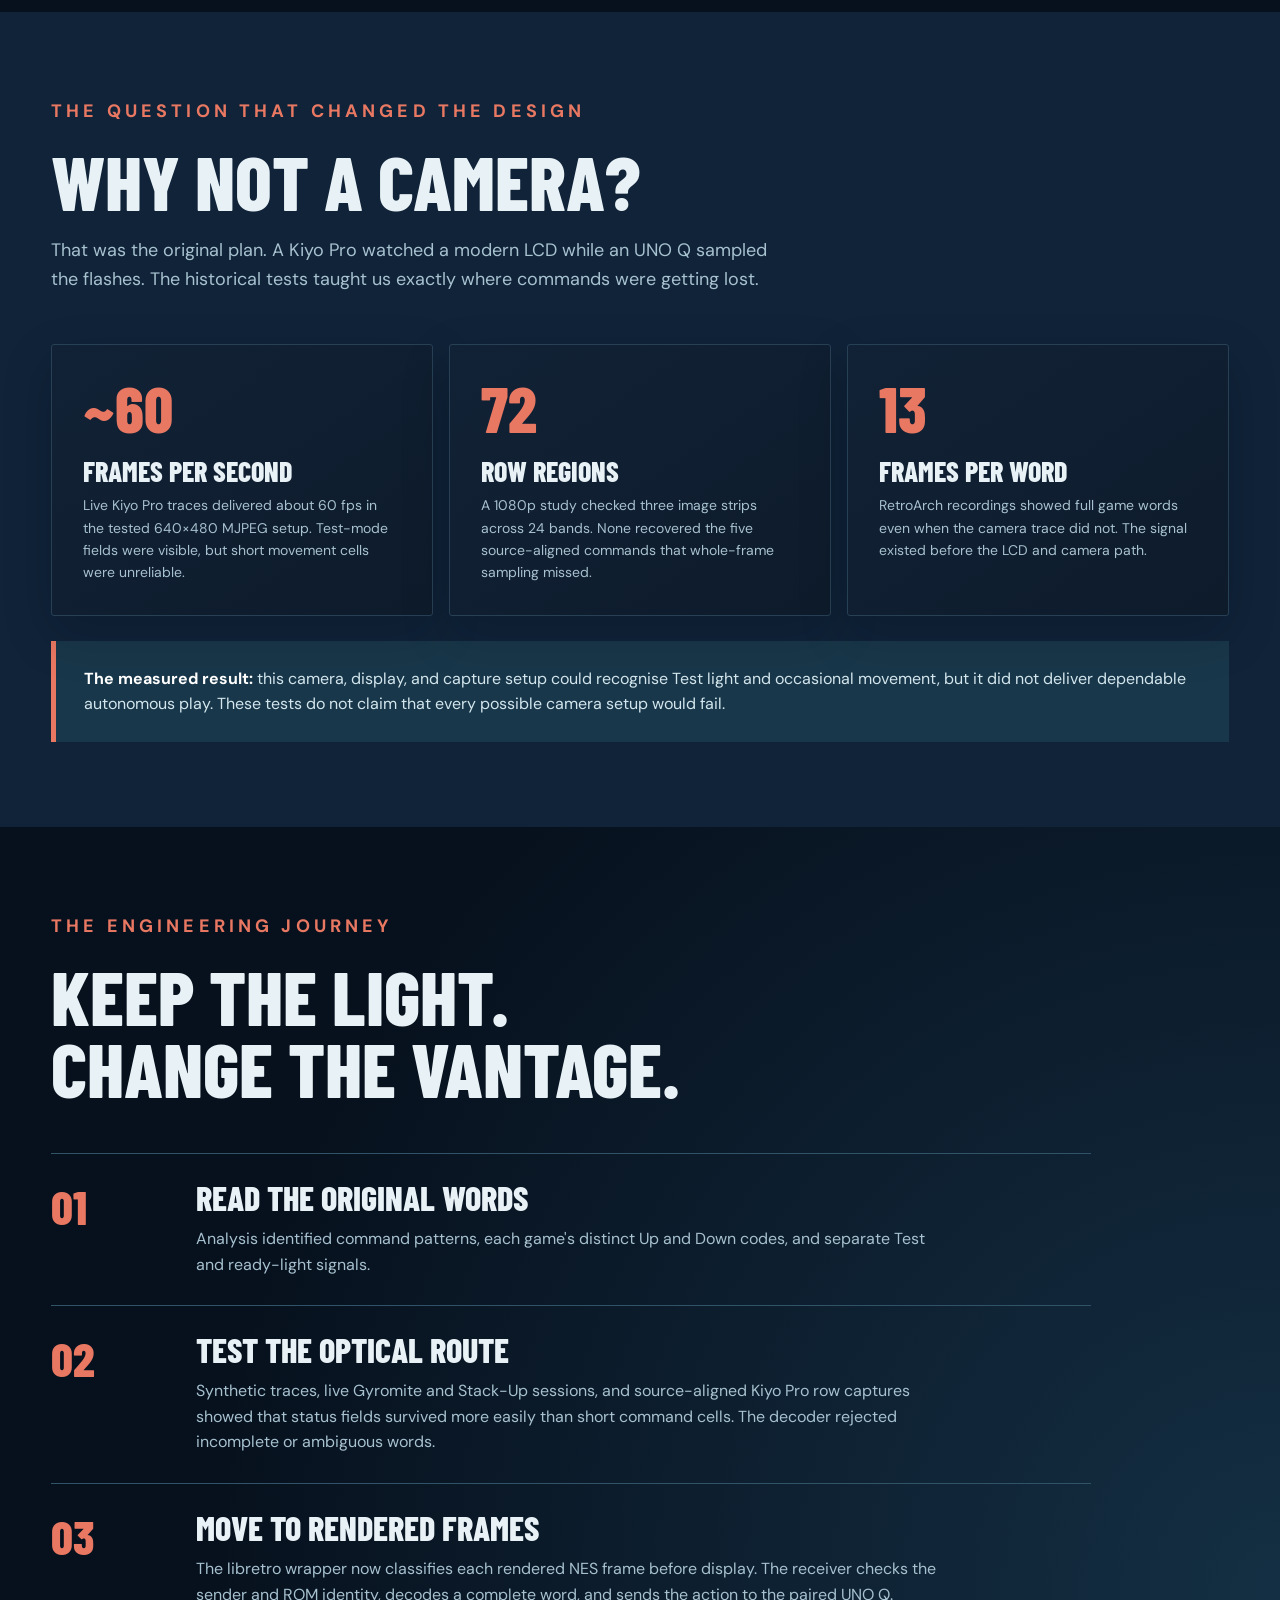
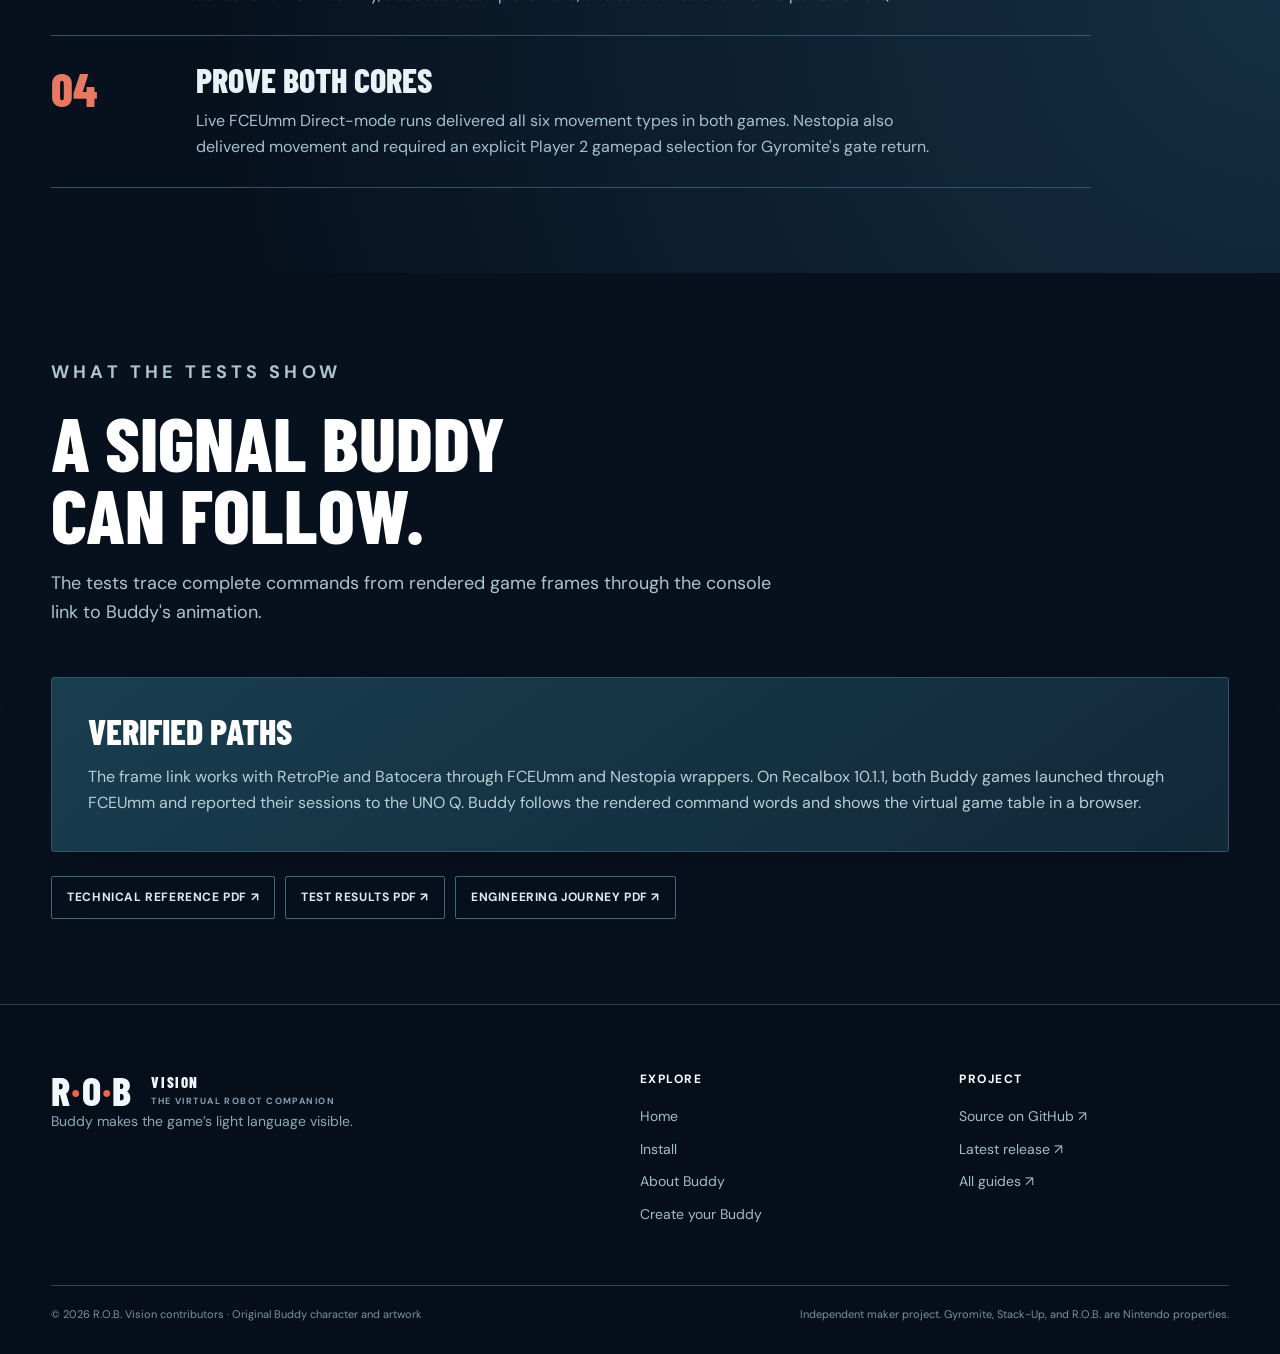
<file: website/engineering.html>
<!doctype html>
<html lang="en"><head><meta charset="utf-8"><meta name="viewport" content="width=device-width, initial-scale=1"><meta name="theme-color" content="#071321"><meta name="description" content="How R.O.B. Vision reads rendered NES light commands, and why the engineering moved from a Kiyo Pro camera to FCEUmm and Nestopia frame links."><title>Engineering — R.O.B. Vision</title><link rel="canonical" href="https://rob-vision.mathan.ca/engineering.html"><meta property="og:type" content="website"><meta property="og:title" content="Engineering — R.O.B. Vision"><meta property="og:url" content="https://rob-vision.mathan.ca/engineering.html"><meta property="og:image" content="https://rob-vision.mathan.ca/assets/buddy.png"><link rel="icon" href="assets/favicon.svg" type="image/svg+xml"><link rel="stylesheet" href="site.css"><script defer src="site.js"></script></head>
<body><a class="skip-link" href="#main">Skip to content</a><header class="site-header"><div class="header-inner"><a class="brand" href="index.html" aria-label="R.O.B. Vision home"><span class="brand-mark" aria-hidden="true">R<span>·</span>O<span>·</span>B</span><span class="brand-word">VISION<small>THE VIRTUAL ROBOT COMPANION</small></span></a><button class="menu-toggle" type="button" aria-controls="main-nav" aria-expanded="false">Menu</button><nav class="main-nav" id="main-nav" aria-label="Main navigation"><a href="index.html">Home</a><a href="install.html">Install</a><a href="engineering.html" aria-current="page">Engineering</a><a href="about.html">About Buddy</a><a href="create.html">Create</a></nav><a class="github-link" href="https://github.com/mathan416/ROB-Vision">GitHub ↗</a></div></header>
<main id="main"><section class="page-hero"><img class="hero-buddy" src="assets/buddy.png" alt="" aria-hidden="true"><div class="wrap"><p class="breadcrumb"><a href="index.html">Home</a> / Engineering</p><p class="eyebrow cyan">INSIDE THE SIGNAL / THE EXPERIMENTS / THE FRAME LINK</p><h1>HOW BUDDY<br>HEARS THE GAME.</h1><p class="lead">The games still speak in flashes. R.O.B. Vision listens where every rendered NES frame is available, then gives Buddy one complete move at a time.</p></div></section>
<section class="page-section"><div class="wrap"><div class="page-heading"><p class="eyebrow dark">THE CURRENT SYSTEM</p><h2>FROM A FLASH<br>TO A MOVE.</h2><p>The console runs the original game in FCEUmm or Nestopia. A small libretro wrapper observes the rendered light frames, while normal video continues to your game screen.</p></div><div class="system-flow" role="img" aria-label="Game and emulator frames flow to a local receiver, then to the UNO Q and Buddy's browser view; Gyromite pad state returns to console Player 2"><div class="flow-node"><small>01 / GAME</small><strong>NES FRAMES</strong><span>Gyromite or Stack-Up renders a light message.</span></div><div class="flow-node"><small>02 / CONSOLE</small><strong>FRAME LINK</strong><span>The wrapper and receiver check a complete, game-specific word.</span></div><div class="flow-node"><small>03 / UNO Q</small><strong>VIRTUAL MODEL</strong><span>Buddy moves only when the command is valid for his pose and pieces.</span></div><div class="flow-node"><small>04 / BROWSER</small><strong>LIVE STAGE</strong><span>Mission shows the robot, accessories, and Activity Feed.</span></div></div><div class="two-col" style="margin-top:18px"><article class="panel"><h3>EXACT COMMANDS</h3><p>A movement is a 13-frame dark/green word. The receiver requires consecutive frames and an exact word allowed for the selected game. Missing or ambiguous frames do not become guessed moves.</p></article><article class="panel"><h3>A RETURN PATH</h3><p>Gyromite also needs Buddy to affect the game. The UNO Q's red and blue pad states return through a virtual Controller 2 on the console, letting a gyro lower a matching gate.</p></article></div></div></section>
<section class="page-section alt"><div class="wrap"><div class="page-heading"><p class="eyebrow dark">THE QUESTION THAT CHANGED THE DESIGN</p><h2>WHY NOT A CAMERA?</h2><p>That was the original plan. A Kiyo Pro watched a modern LCD while an UNO Q sampled the flashes. The historical tests taught us exactly where commands were getting lost.</p></div><div class="stat-grid"><article class="stat-card"><div class="stat">~60</div><h3>FRAMES PER SECOND</h3><p>Live Kiyo Pro traces delivered about 60 fps in the tested 640×480 MJPEG setup. Test-mode fields were visible, but short movement cells were unreliable.</p></article><article class="stat-card"><div class="stat">72</div><h3>ROW REGIONS</h3><p>A 1080p study checked three image strips across 24 bands. None recovered the five source-aligned commands that whole-frame sampling missed.</p></article><article class="stat-card"><div class="stat">13</div><h3>FRAMES PER WORD</h3><p>RetroArch recordings showed full game words even when the camera trace did not. The signal existed before the LCD and camera path.</p></article></div><div class="notice" style="margin-top:25px"><strong>The measured result:</strong> this camera, display, and capture setup could recognise Test light and occasional movement, but it did not deliver dependable autonomous play. These tests do not claim that every possible camera setup would fail.</div></div></section>
<section class="page-section"><div class="wrap"><div class="page-heading"><p class="eyebrow dark">THE ENGINEERING JOURNEY</p><h2>KEEP THE LIGHT.<br>CHANGE THE VANTAGE.</h2></div><div class="timeline"><div class="timeline-row"><span class="time-index">01</span><div><h3>READ THE ORIGINAL WORDS</h3><p>Analysis identified command patterns, each game's distinct Up and Down codes, and separate Test and ready-light signals.</p></div></div><div class="timeline-row"><span class="time-index">02</span><div><h3>TEST THE OPTICAL ROUTE</h3><p>Synthetic traces, live Gyromite and Stack-Up sessions, and source-aligned Kiyo Pro row captures showed that status fields survived more easily than short command cells. The decoder rejected incomplete or ambiguous words.</p></div></div><div class="timeline-row"><span class="time-index">03</span><div><h3>MOVE TO RENDERED FRAMES</h3><p>The libretro wrapper now classifies each rendered NES frame before display. The receiver checks the sender and ROM identity, decodes a complete word, and sends the action to the paired UNO Q.</p></div></div><div class="timeline-row"><span class="time-index">04</span><div><h3>PROVE BOTH CORES</h3><p>Live FCEUmm Direct-mode runs delivered all six movement types in both games. Nestopia also delivered movement and required an explicit Player 2 gamepad selection for Gyromite's gate return.</p></div></div></div></div></section>
<section class="page-section dark"><div class="wrap"><div class="page-heading"><p class="eyebrow cyan">WHAT THE TESTS SHOW</p><h2>A SIGNAL BUDDY<br>CAN FOLLOW.</h2><p>The tests trace complete commands from rendered game frames through the console link to Buddy's animation.</p></div><div class="panel dark-panel"><h3>VERIFIED PATHS</h3><p>The frame link works with RetroPie and Batocera through FCEUmm and Nestopia wrappers. On Recalbox 10.1.1, both Buddy games launched through FCEUmm and reported their sessions to the UNO Q. Buddy follows the rendered command words and shows the virtual game table in a browser.</p></div><div class="file-links"><a href="downloads/R.O.B.-Vision-Technical-Reference.pdf">Technical Reference PDF ↗</a><a href="https://github.com/mathan416/ROB-Vision/releases/latest/download/R.O.B.-Vision-Technical-Test-Results.pdf">Test Results PDF ↗</a><a href="https://github.com/mathan416/ROB-Vision/releases/latest/download/R.O.B.-Vision-Engineering-Journey.pdf">Engineering Journey PDF ↗</a></div></div></section>
</main><footer class="site-footer"><div class="wrap"><div class="footer-grid"><div><a class="brand" href="index.html"><span class="brand-mark" aria-hidden="true">R<span>·</span>O<span>·</span>B</span><span class="brand-word">VISION<small>THE VIRTUAL ROBOT COMPANION</small></span></a><p>Buddy makes the game’s light language visible.</p></div><div class="footer-links"><strong>Explore</strong><a href="index.html">Home</a><a href="install.html">Install</a><a href="about.html">About Buddy</a><a href="create.html">Create your Buddy</a></div><div class="footer-links"><strong>Project</strong><a href="https://github.com/mathan416/ROB-Vision">Source on GitHub ↗</a><a href="https://github.com/mathan416/ROB-Vision/releases/latest">Latest release ↗</a><a href="https://github.com/mathan416/ROB-Vision/blob/main/docs/INDEX.md">All guides ↗</a></div></div><div class="footer-bottom"><span>© 2026 R.O.B. Vision contributors · Original Buddy character and artwork</span><span>Independent maker project. Gyromite, Stack-Up, and R.O.B. are Nintendo properties.</span></div></div></footer></body></html>
</file>
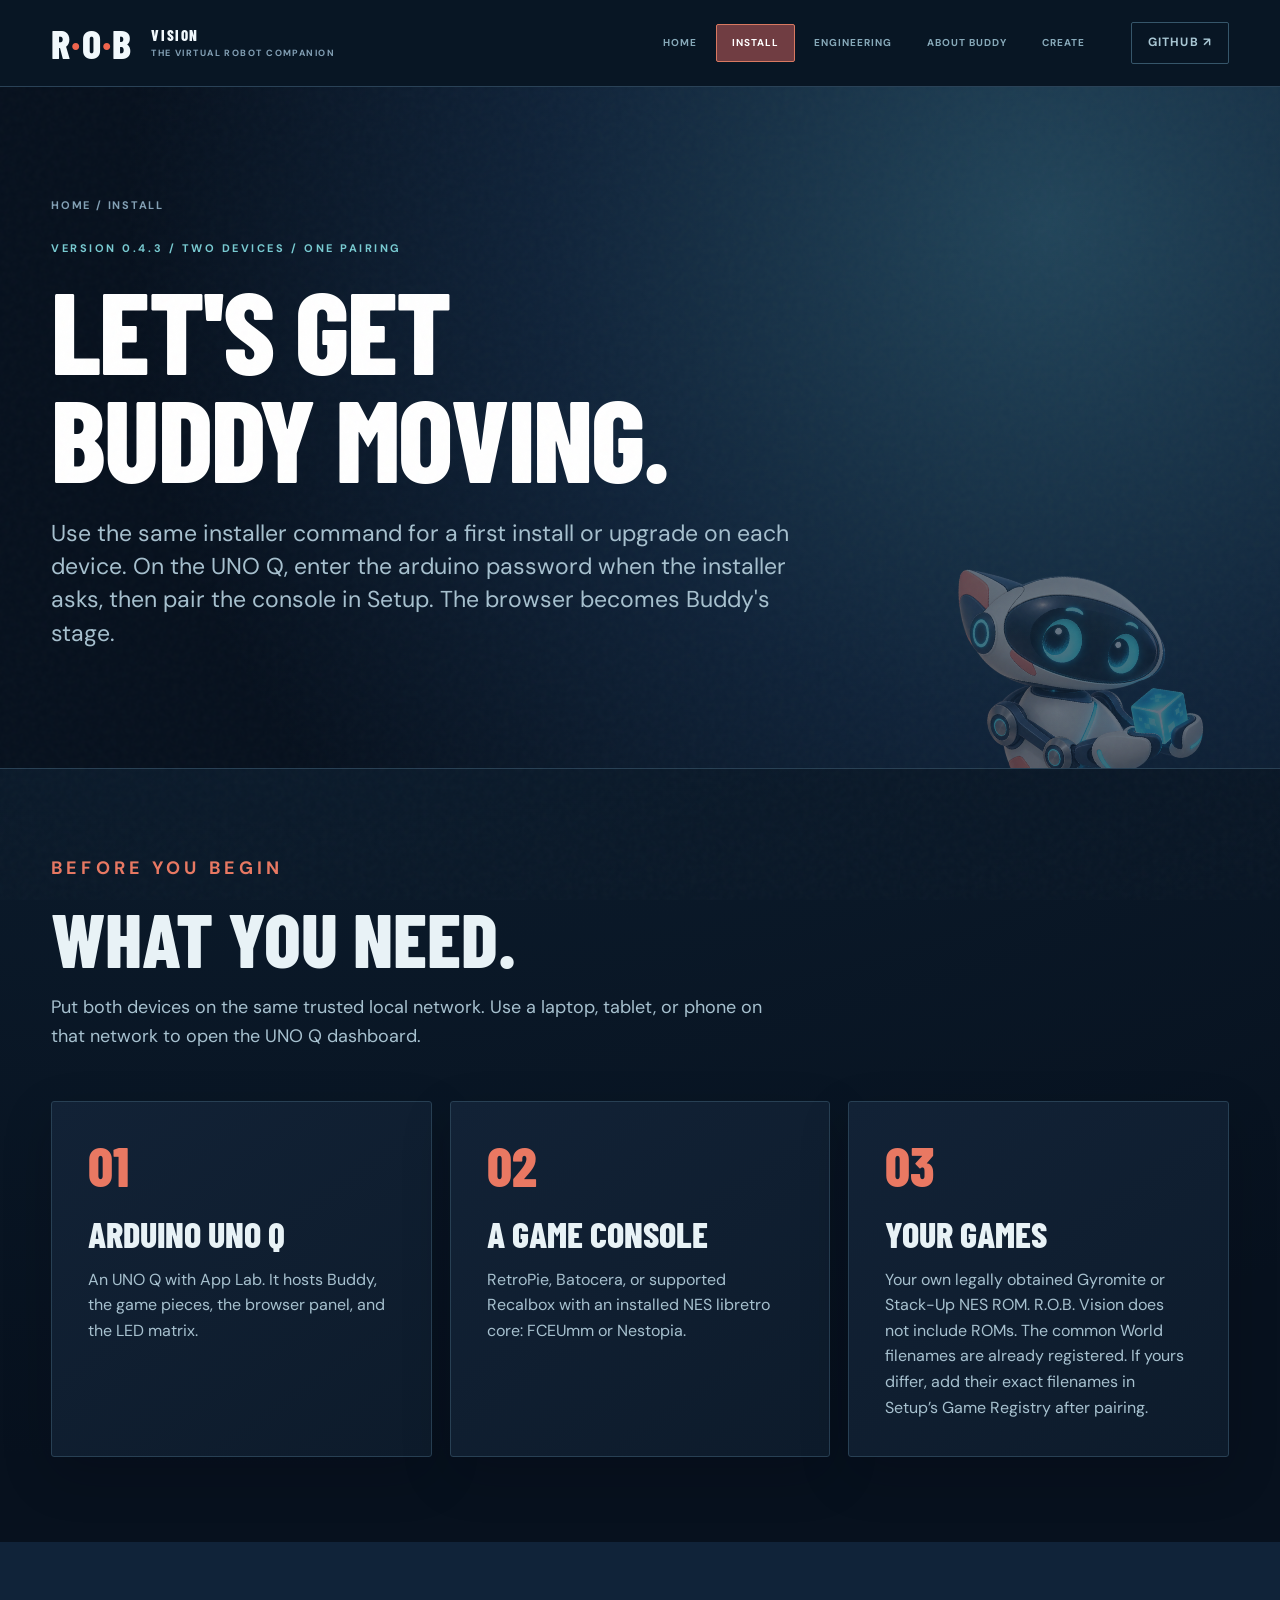
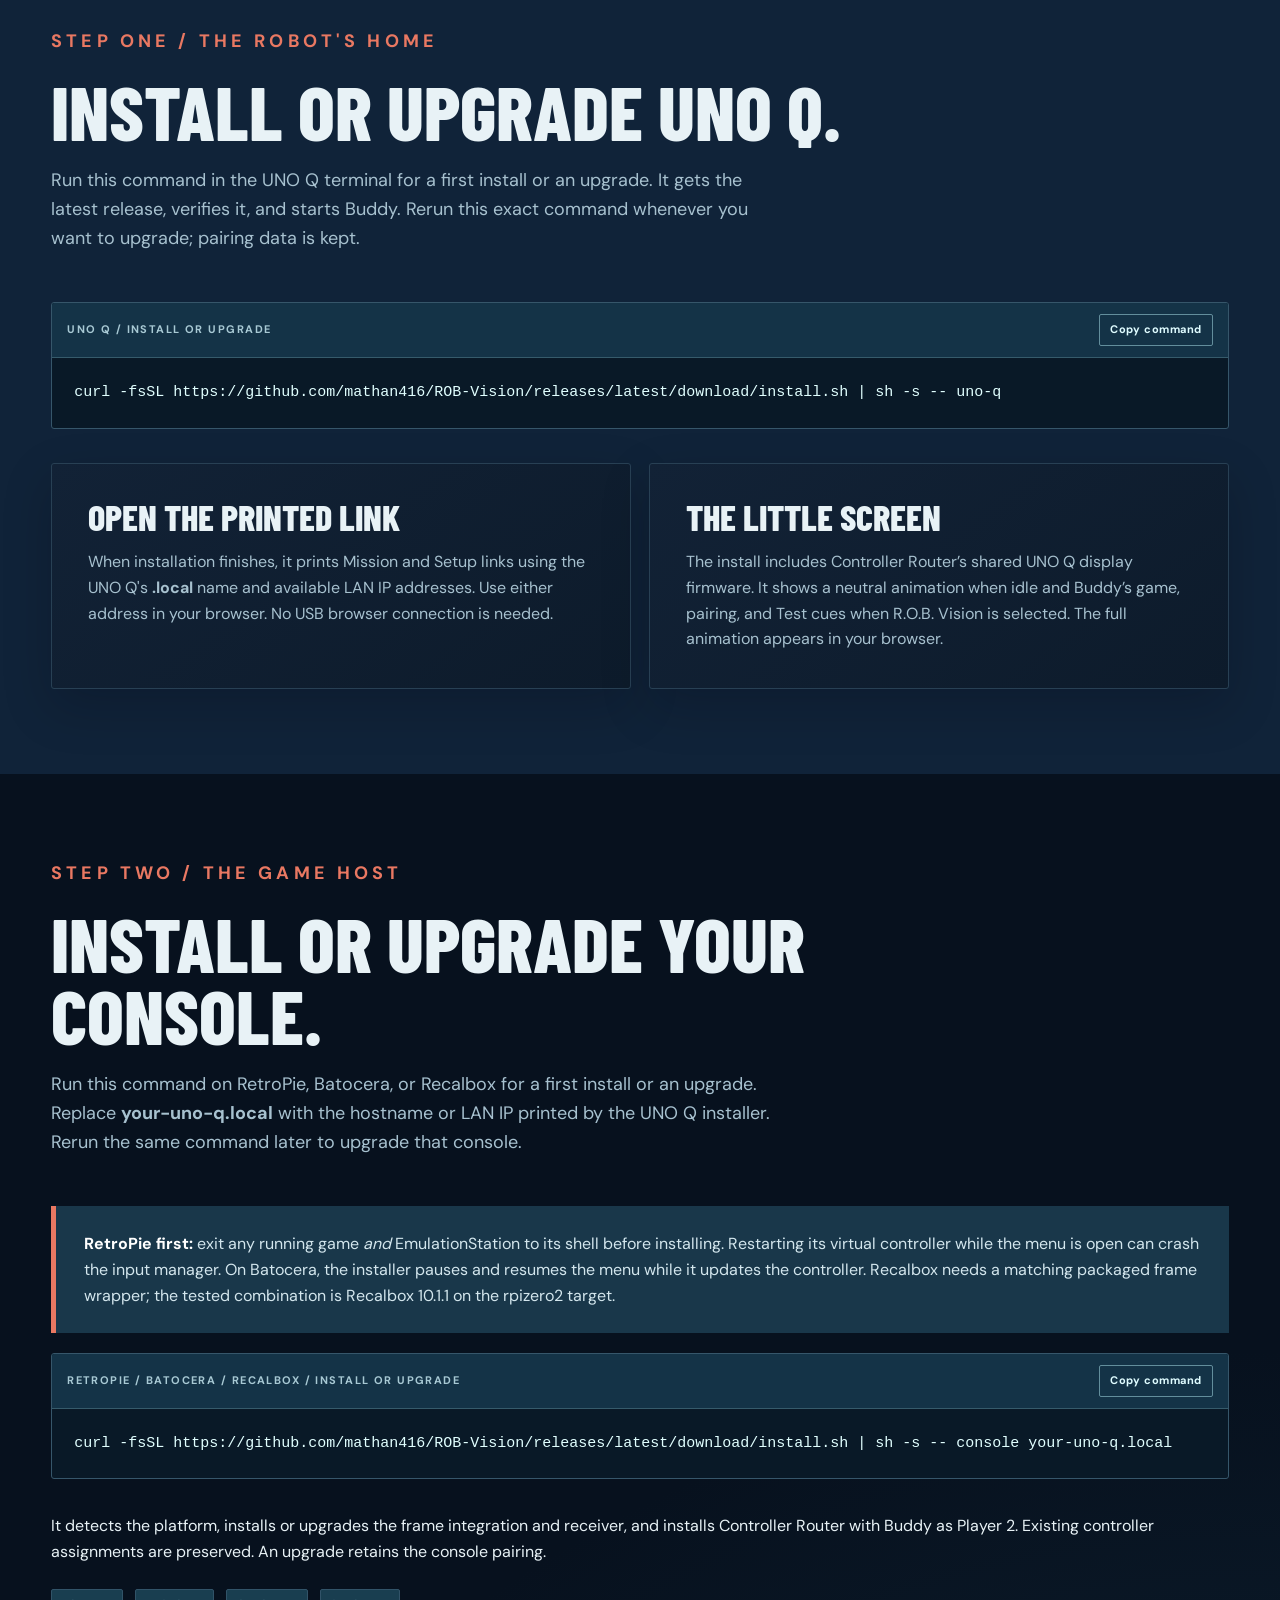
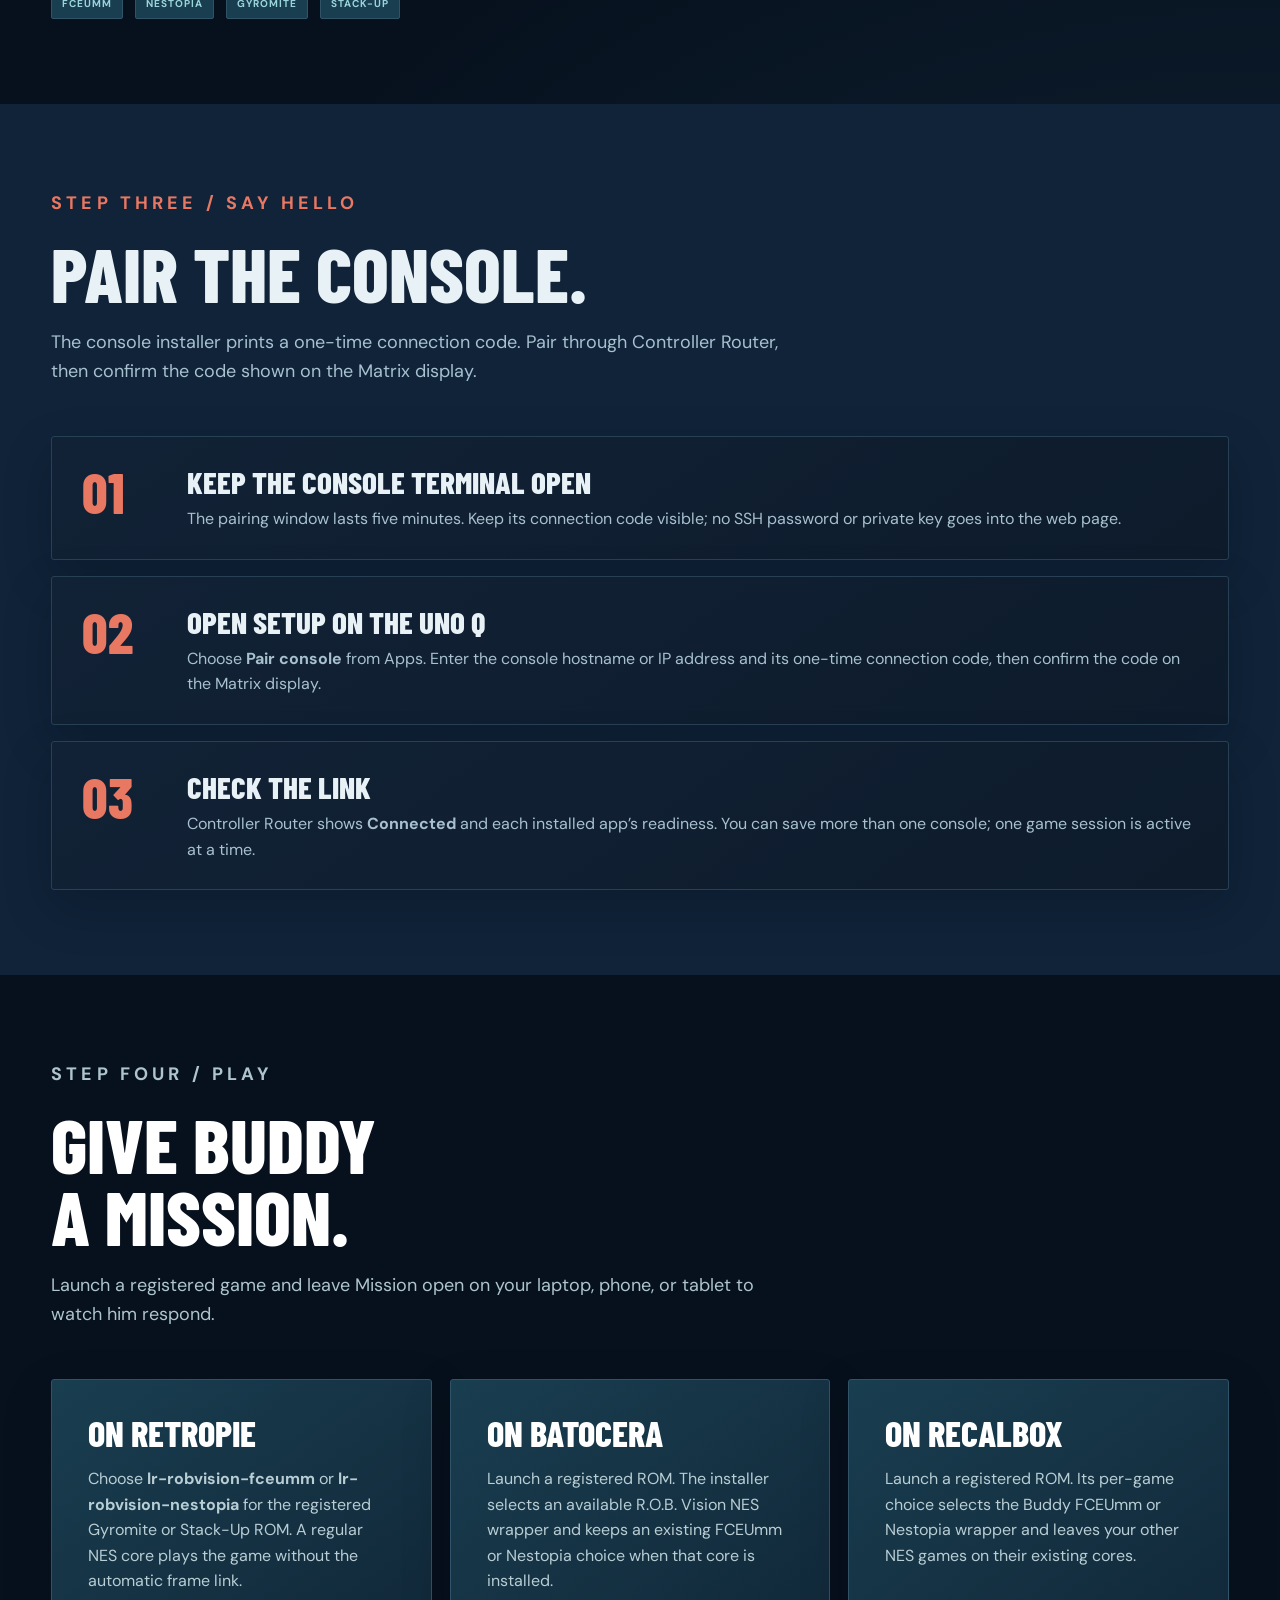
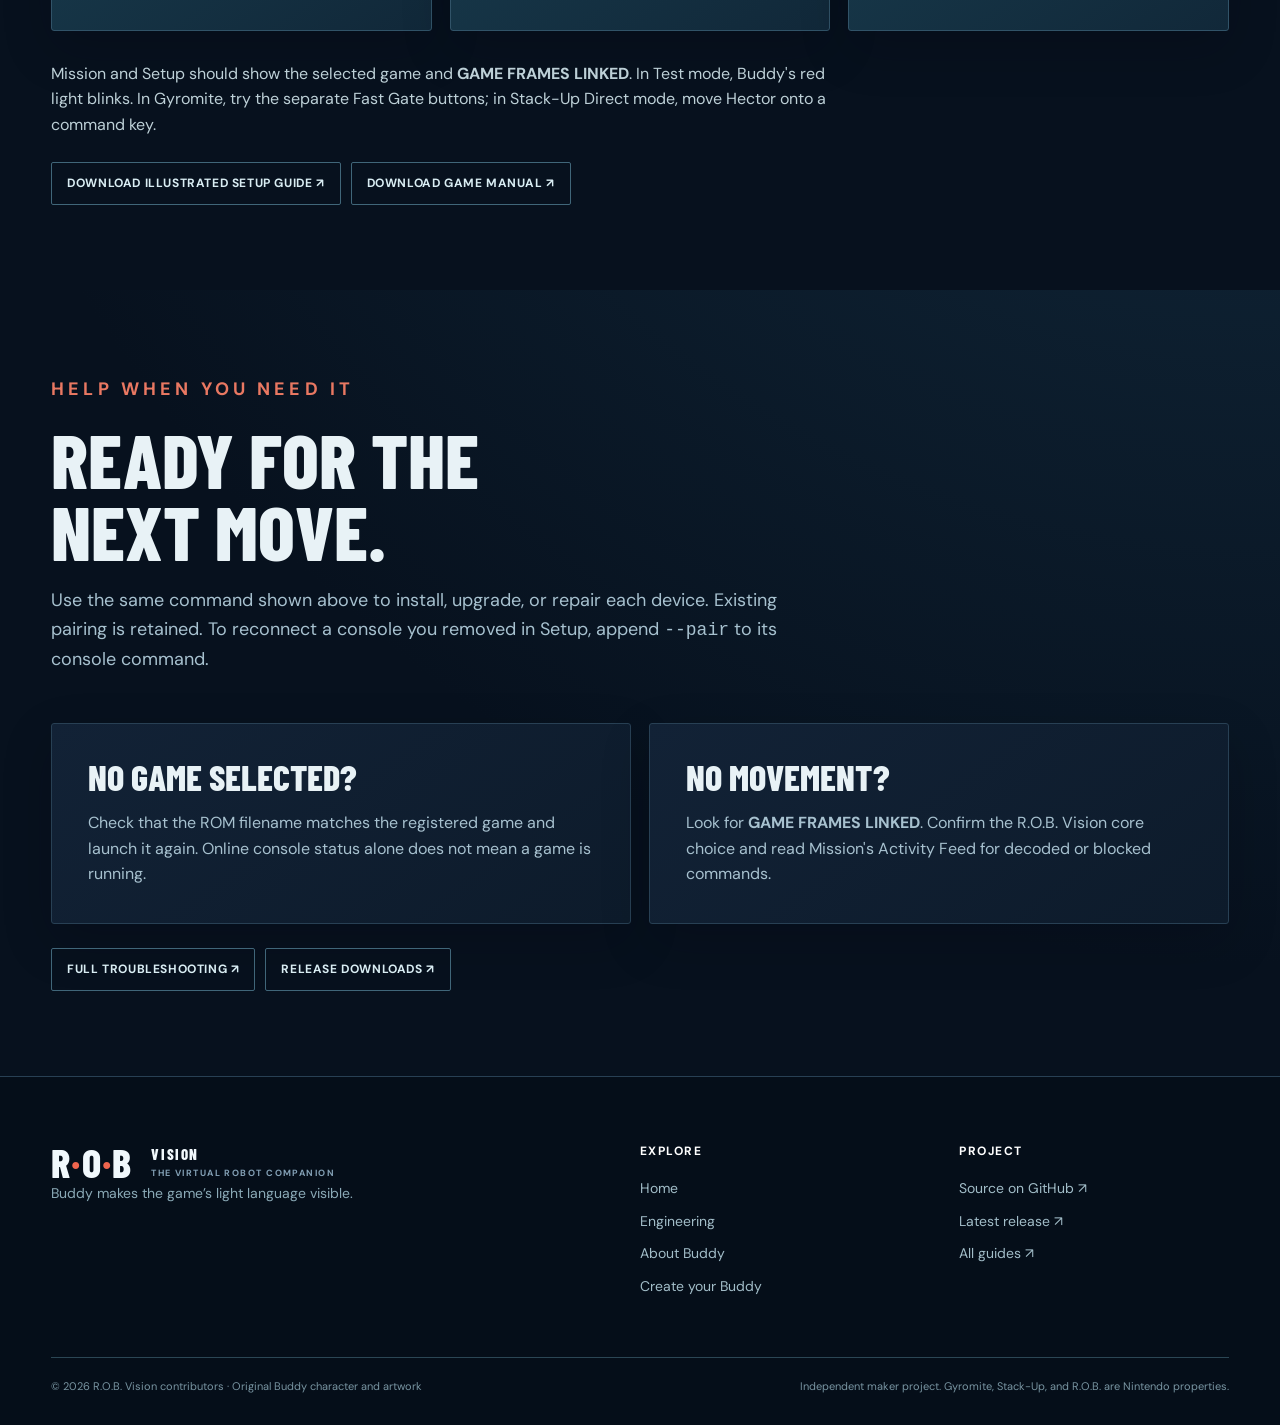
<file: website/install.html>
<!doctype html>
<html lang="en"><head><meta charset="utf-8"><meta name="viewport" content="width=device-width, initial-scale=1"><meta name="theme-color" content="#071321"><meta name="description" content="Install R.O.B. Vision on an Arduino UNO Q and a RetroPie, Batocera, or supported Recalbox console, then pair them in the browser."><title>Install — R.O.B. Vision</title><link rel="canonical" href="https://rob-vision.mathan.ca/install.html"><meta property="og:type" content="website"><meta property="og:title" content="Install — R.O.B. Vision"><meta property="og:url" content="https://rob-vision.mathan.ca/install.html"><meta property="og:image" content="https://rob-vision.mathan.ca/assets/buddy.png"><link rel="icon" href="assets/favicon.svg" type="image/svg+xml"><link rel="stylesheet" href="site.css"><script defer src="site.js"></script></head>
<body><a class="skip-link" href="#main">Skip to content</a><header class="site-header"><div class="header-inner"><a class="brand" href="index.html" aria-label="R.O.B. Vision home"><span class="brand-mark" aria-hidden="true">R<span>·</span>O<span>·</span>B</span><span class="brand-word">VISION<small>THE VIRTUAL ROBOT COMPANION</small></span></a><button class="menu-toggle" type="button" aria-controls="main-nav" aria-expanded="false">Menu</button><nav class="main-nav" id="main-nav" aria-label="Main navigation"><a href="index.html">Home</a><a href="install.html" aria-current="page">Install</a><a href="engineering.html">Engineering</a><a href="about.html">About Buddy</a><a href="create.html">Create</a></nav><a class="github-link" href="https://github.com/mathan416/ROB-Vision">GitHub ↗</a></div></header>
<main id="main"><section class="page-hero"><img class="hero-buddy" src="assets/buddy.png" alt="" aria-hidden="true"><div class="wrap"><p class="breadcrumb"><a href="index.html">Home</a> / Install</p><p class="eyebrow cyan">VERSION 0.4.3 / TWO DEVICES / ONE PAIRING</p><h1>LET'S GET<br>BUDDY MOVING.</h1><p class="lead">Use the same installer command for a first install or upgrade on each device. On the UNO Q, enter the arduino password when the installer asks, then pair the console in Setup. The browser becomes Buddy's stage.</p></div></section>
<section class="page-section"><div class="wrap"><div class="page-heading"><p class="eyebrow dark">BEFORE YOU BEGIN</p><h2>WHAT YOU NEED.</h2><p>Put both devices on the same trusted local network. Use a laptop, tablet, or phone on that network to open the UNO Q dashboard.</p></div><div class="three-col"><article class="panel fade-in"><span class="number">01</span><h3>ARDUINO UNO Q</h3><p>An UNO Q with App Lab. It hosts Buddy, the game pieces, the browser panel, and the LED matrix.</p></article><article class="panel fade-in"><span class="number">02</span><h3>A GAME CONSOLE</h3><p>RetroPie, Batocera, or supported Recalbox with an installed NES libretro core: FCEUmm or Nestopia.</p></article><article class="panel fade-in"><span class="number">03</span><h3>YOUR GAMES</h3><p>Your own legally obtained Gyromite or Stack-Up NES ROM. R.O.B. Vision does not include ROMs. The common World filenames are already registered. If yours differ, add their exact filenames in Setup’s Game Registry after pairing.</p></article></div></div></section>
<section class="page-section alt" id="uno-q"><div class="wrap"><div class="page-heading"><p class="eyebrow dark">STEP ONE / THE ROBOT'S HOME</p><h2>INSTALL OR UPGRADE UNO Q.</h2><p>Run this command in the UNO Q terminal for a first install or an upgrade. It gets the latest release, verifies it, and starts Buddy. Rerun this exact command whenever you want to upgrade; pairing data is kept.</p></div><div class="command-card"><div class="command-top"><span>UNO Q / INSTALL OR UPGRADE</span><button class="copy-button" type="button" data-copy="uno-command" aria-label="Copy UNO Q installation command">Copy command</button></div><pre><code id="uno-command">curl -fsSL https://github.com/mathan416/ROB-Vision/releases/latest/download/install.sh | sh -s -- uno-q</code></pre></div><div class="two-col"><div class="panel"><h3>OPEN THE PRINTED LINK</h3><p>When installation finishes, it prints Mission and Setup links using the UNO Q's <strong>.local</strong> name and available LAN IP addresses. Use either address in your browser. No USB browser connection is needed.</p></div><div class="panel"><h3>THE LITTLE SCREEN</h3><p>The install includes Controller Router’s shared UNO Q display firmware. It shows a neutral animation when idle and Buddy’s game, pairing, and Test cues when R.O.B. Vision is selected. The full animation appears in your browser.</p></div></div></div></section>
<section class="page-section" id="console"><div class="wrap"><div class="page-heading"><p class="eyebrow dark">STEP TWO / THE GAME HOST</p><h2>INSTALL OR UPGRADE YOUR CONSOLE.</h2><p>Run this command on RetroPie, Batocera, or Recalbox for a first install or an upgrade. Replace <strong>your-uno-q.local</strong> with the hostname or LAN IP printed by the UNO Q installer. Rerun the same command later to upgrade that console.</p></div><div class="notice"><strong>RetroPie first:</strong> exit any running game <em>and</em> EmulationStation to its shell before installing. Restarting its virtual controller while the menu is open can crash the input manager. On Batocera, the installer pauses and resumes the menu while it updates the controller. Recalbox needs a matching packaged frame wrapper; the tested combination is Recalbox 10.1.1 on the rpizero2 target.</div><div class="command-card"><div class="command-top"><span>RETROPIE / BATOCERA / RECALBOX / INSTALL OR UPGRADE</span><button class="copy-button" type="button" data-copy="console-command" aria-label="Copy console installation command">Copy command</button></div><pre><code id="console-command">curl -fsSL https://github.com/mathan416/ROB-Vision/releases/latest/download/install.sh | sh -s -- console your-uno-q.local</code></pre></div><p>It detects the platform, installs or upgrades the frame integration and receiver, and installs Controller Router with Buddy as Player 2. Existing controller assignments are preserved. An upgrade retains the console pairing.</p><div class="meta-line"><span class="tag">FCEUmm</span><span class="tag">Nestopia</span><span class="tag">Gyromite</span><span class="tag">Stack-Up</span></div></div></section>
<section class="page-section alt" id="pair"><div class="wrap"><div class="page-heading"><p class="eyebrow dark">STEP THREE / SAY HELLO</p><h2>PAIR THE CONSOLE.</h2><p>The console installer prints a one-time connection code. Pair through Controller Router, then confirm the code shown on the Matrix display.</p></div><div class="step-list"><article class="step-card"><span class="step-num">01</span><div><h3>KEEP THE CONSOLE TERMINAL OPEN</h3><p>The pairing window lasts five minutes. Keep its connection code visible; no SSH password or private key goes into the web page.</p></div></article><article class="step-card"><span class="step-num">02</span><div><h3>OPEN SETUP ON THE UNO Q</h3><p>Choose <strong>Pair console</strong> from Apps. Enter the console hostname or IP address and its one-time connection code, then confirm the code on the Matrix display.</p></div></article><article class="step-card"><span class="step-num">03</span><div><h3>CHECK THE LINK</h3><p>Controller Router shows <strong>Connected</strong> and each installed app’s readiness. You can save more than one console; one game session is active at a time.</p></div></article></div></div></section>
<section class="page-section dark" id="first-game"><div class="wrap"><div class="page-heading"><p class="eyebrow cyan">STEP FOUR / PLAY</p><h2>GIVE BUDDY<br>A MISSION.</h2><p>Launch a registered game and leave Mission open on your laptop, phone, or tablet to watch him respond.</p></div><div class="three-col"><article class="panel dark-panel"><h3>ON RETROPIE</h3><p>Choose <strong>lr-robvision-fceumm</strong> or <strong>lr-robvision-nestopia</strong> for the registered Gyromite or Stack-Up ROM. A regular NES core plays the game without the automatic frame link.</p></article><article class="panel dark-panel"><h3>ON BATOCERA</h3><p>Launch a registered ROM. The installer selects an available R.O.B. Vision NES wrapper and keeps an existing FCEUmm or Nestopia choice when that core is installed.</p></article><article class="panel dark-panel"><h3>ON RECALBOX</h3><p>Launch a registered ROM. Its per-game choice selects the Buddy FCEUmm or Nestopia wrapper and leaves your other NES games on their existing cores.</p></article></div><p style="max-width:800px;color:#bdd0d7;margin-top:30px">Mission and Setup should show the selected game and <strong>GAME FRAMES LINKED</strong>. In Test mode, Buddy's red light blinks. In Gyromite, try the separate Fast Gate buttons; in Stack-Up Direct mode, move Hector onto a command key.</p><div class="file-links"><a href="downloads/R.O.B.-Vision-Installation-and-Setup.pdf">Download illustrated setup guide ↗</a><a href="https://github.com/mathan416/ROB-Vision/releases/latest/download/R.O.B.-Vision-Game-Manual.pdf">Download game manual ↗</a></div></div></section>
<section class="page-section"><div class="wrap"><div class="page-heading"><p class="eyebrow dark">HELP WHEN YOU NEED IT</p><h2>READY FOR THE<br>NEXT MOVE.</h2><p>Use the same command shown above to install, upgrade, or repair each device. Existing pairing is retained. To reconnect a console you removed in Setup, append <code>--pair</code> to its console command.</p></div><div class="two-col"><article class="panel"><h3>NO GAME SELECTED?</h3><p>Check that the ROM filename matches the registered game and launch it again. Online console status alone does not mean a game is running.</p></article><article class="panel"><h3>NO MOVEMENT?</h3><p>Look for <strong>GAME FRAMES LINKED</strong>. Confirm the R.O.B. Vision core choice and read Mission's Activity Feed for decoded or blocked commands.</p></article></div><div class="file-links"><a href="https://github.com/mathan416/ROB-Vision/blob/main/docs/TROUBLESHOOTING.md">Full troubleshooting ↗</a><a href="https://github.com/mathan416/ROB-Vision/releases/latest">Release downloads ↗</a></div></div></section>
</main><footer class="site-footer"><div class="wrap"><div class="footer-grid"><div><a class="brand" href="index.html"><span class="brand-mark" aria-hidden="true">R<span>·</span>O<span>·</span>B</span><span class="brand-word">VISION<small>THE VIRTUAL ROBOT COMPANION</small></span></a><p>Buddy makes the game’s light language visible.</p></div><div class="footer-links"><strong>Explore</strong><a href="index.html">Home</a><a href="engineering.html">Engineering</a><a href="about.html">About Buddy</a><a href="create.html">Create your Buddy</a></div><div class="footer-links"><strong>Project</strong><a href="https://github.com/mathan416/ROB-Vision">Source on GitHub ↗</a><a href="https://github.com/mathan416/ROB-Vision/releases/latest">Latest release ↗</a><a href="https://github.com/mathan416/ROB-Vision/blob/main/docs/INDEX.md">All guides ↗</a></div></div><div class="footer-bottom"><span>© 2026 R.O.B. Vision contributors · Original Buddy character and artwork</span><span>Independent maker project. Gyromite, Stack-Up, and R.O.B. are Nintendo properties.</span></div></div></footer></body></html>
</file>
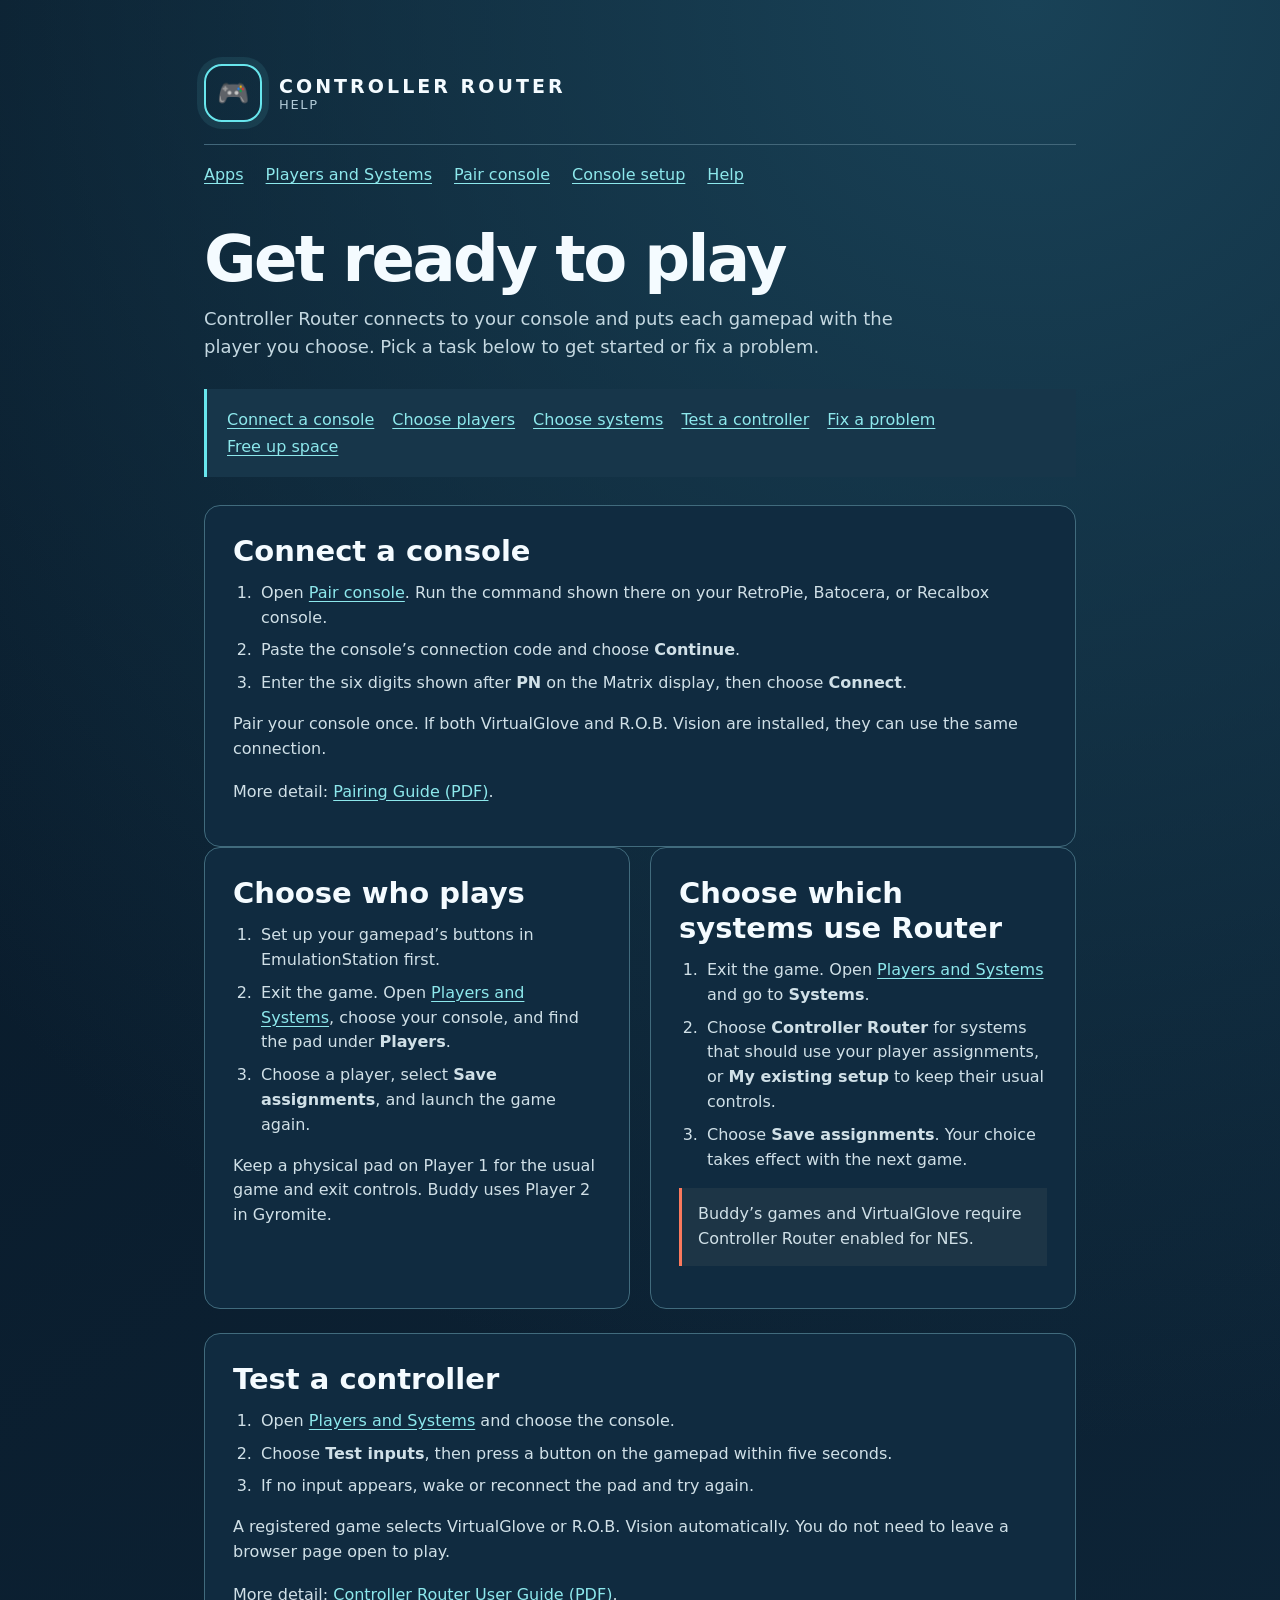
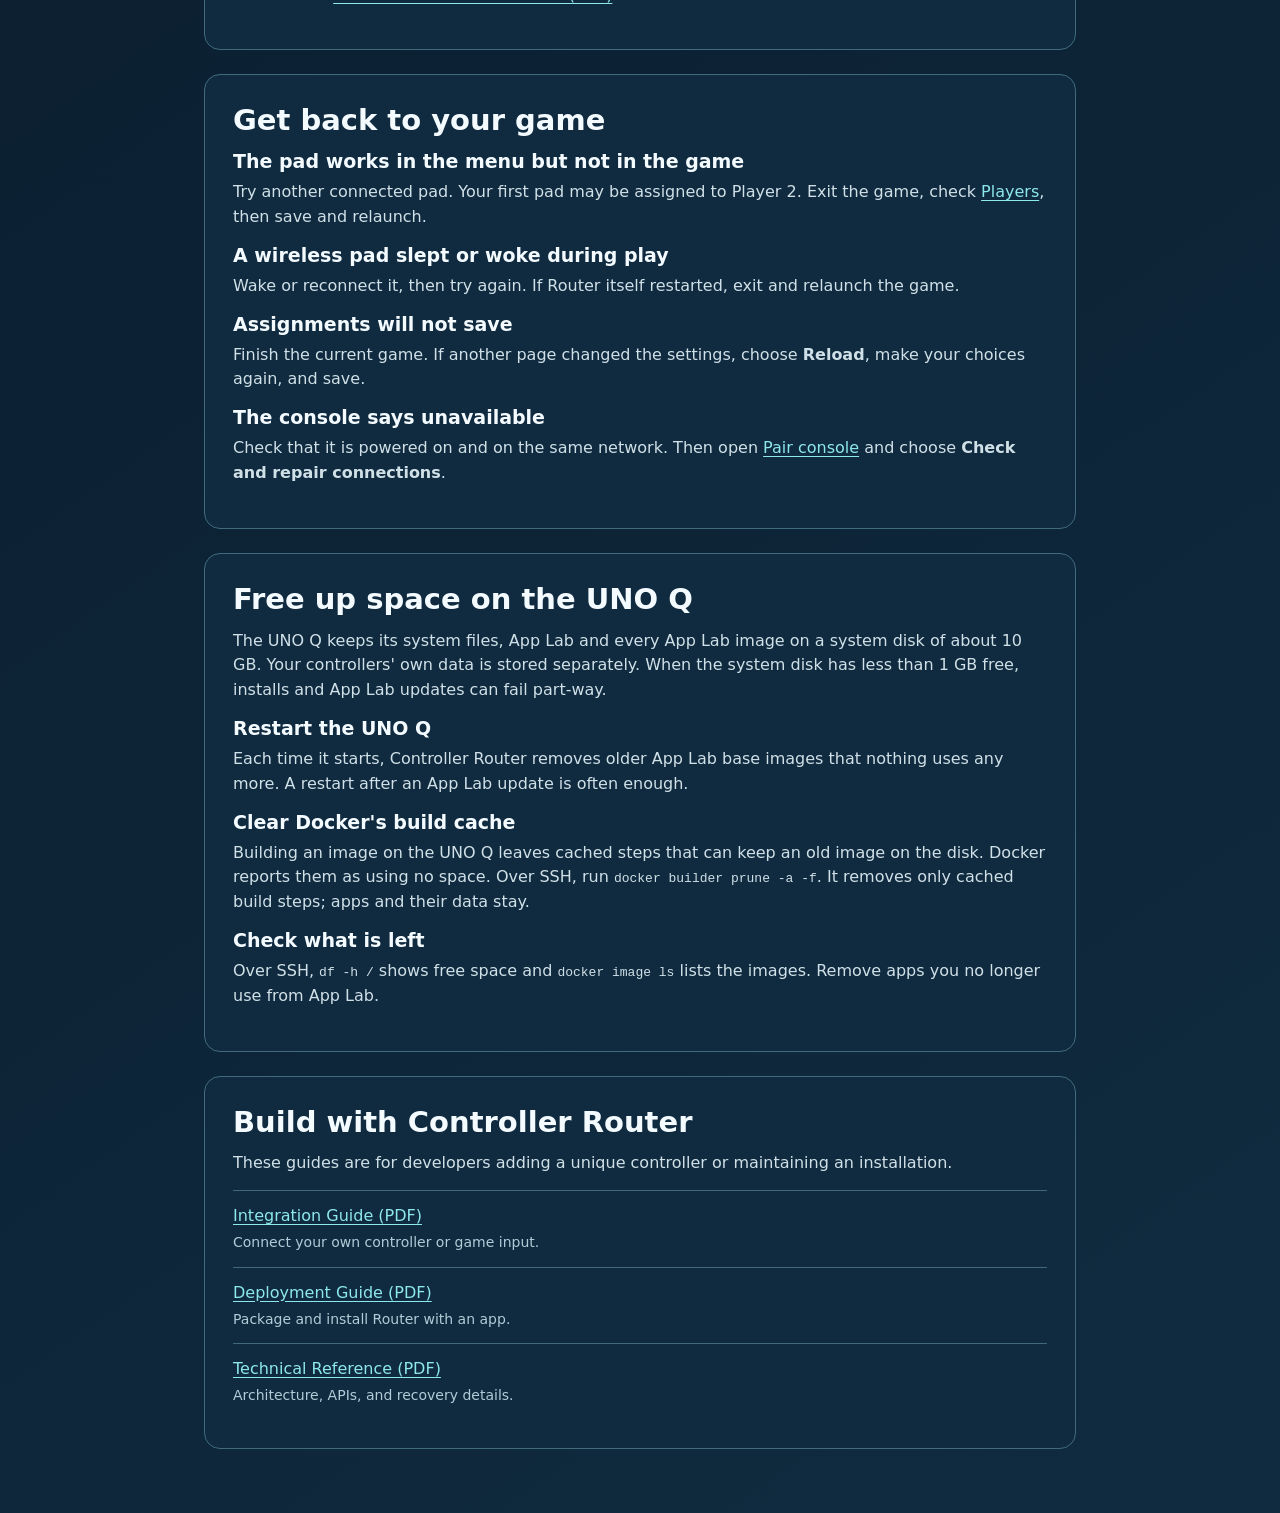
<file: controller_router_portal/python/help.html>
<!doctype html>
<html lang="en">
<head>
  <meta charset="utf-8">
  <meta name="viewport" content="width=device-width, initial-scale=1">
  <title>Help · Controller Router</title>
  <style>
    :root { color-scheme: dark; font-family: system-ui, sans-serif; background: #081827; color: #f4fbff; }
    * { box-sizing: border-box; }
    body { margin: 0; background: radial-gradient(circle at 80% 0%, #194257, transparent 44%), linear-gradient(145deg, #081827, #102b40); }
    main { max-width: 1000px; margin: auto; padding: clamp(24px, 5vw, 64px); }
    header { display: flex; align-items: center; gap: 17px; padding-bottom: 22px; border-bottom: 1px solid #42677a; }
    .mark { display: grid; place-items: center; flex: none; width: 58px; height: 58px; border: 2px solid #68e6ed; border-radius: 18px; color: #68e6ed; box-shadow: 0 0 0 7px #68e6ed18; font-size: 26px; }
    .brand { font-size: 19px; font-weight: 900; letter-spacing: .16em; }
    .subtitle { color: #b2cbd7; font-size: 13px; letter-spacing: .13em; text-transform: uppercase; }
    nav { display: flex; flex-wrap: wrap; gap: 12px 22px; margin-top: 20px; }
    a { color: #8de8ec; text-underline-offset: .2em; }
    a:hover { color: #c5fbff; }
    a:focus-visible { outline: 3px solid #ffad91; outline-offset: 4px; }
    h1 { font-size: clamp(38px, 6vw, 64px); line-height: 1.05; letter-spacing: -.04em; margin: 42px 0 12px; }
    h2 { font-size: clamp(23px, 3vw, 29px); line-height: 1.2; margin: 0 0 12px; }
    h3 { font-size: 19px; margin: 0 0 8px; }
    p, li { line-height: 1.55; }
    p { margin: 0 0 14px; }
    .intro { color: #c4d8e1; font-size: 18px; max-width: 720px; }
    .jump { margin: 28px 0; padding: 17px 20px; border-left: 3px solid #68e6ed; background: #17364a; }
    .jump a { display: inline-block; margin: 4px 18px 4px 0; }
    section { margin-top: 24px; padding: clamp(20px, 3vw, 28px); border: 1px solid #416b7d; border-radius: 16px; background: #102b40; }
    section p, section li { color: #d0e0e7; }
    ol { margin: 8px 0 16px; padding-left: 24px; }
    li { padding-left: 4px; margin: 8px 0; }
    .next { margin-top: 18px; }
    .note { padding: 14px 16px; border-left: 3px solid #fb795d; background: #1d3546; }
    .help-grid { display: grid; grid-template-columns: repeat(2, minmax(0, 1fr)); gap: 20px; }
    .help-grid section { margin-top: 0; }
    .guide-list { list-style: none; margin: 10px 0 0; padding: 0; }
    .guide-list li { margin: 0; padding: 13px 0; border-top: 1px solid #416b7d; }
    .guide-list small { display: block; color: #b2cbd7; font-size: 14px; margin-top: 3px; }
    @media (max-width: 680px) { .help-grid { grid-template-columns: 1fr; } .brand { font-size: 16px; } nav { display: grid; grid-template-columns: repeat(2, minmax(0, 1fr)); } }
  </style>
</head>
<body>
  <main>
    <header><span class="mark" aria-hidden="true">🎮</span><div><div class="brand">CONTROLLER ROUTER</div><div class="subtitle">Help</div></div></header>
    <nav aria-label="Controller Router"><a href="/">Apps</a><a href="/setup">Players and Systems</a><a href="/pair">Pair console</a><a class="console-setup-link" href="/pair">Console setup</a><a href="/help" aria-current="page">Help</a></nav><script>document.querySelector('.console-setup-link').href='https://'+(location.hostname.includes(':')?'['+location.hostname+']':location.hostname)+':8444/setup';</script>
    <h1>Get ready to play</h1>
    <p class="intro">Controller Router connects to your console and puts each gamepad with the player you choose. Pick a task below to get started or fix a problem.</p>
    <div class="jump" aria-label="On this page"><a href="#connect">Connect a console</a><a href="#players">Choose players</a><a href="#systems">Choose systems</a><a href="#test">Test a controller</a><a href="#trouble">Fix a problem</a><a href="#space">Free up space</a></div>

    <section id="connect">
      <h2>Connect a console</h2>
      <ol><li>Open <a href="/pair">Pair console</a>. Run the command shown there on your RetroPie, Batocera, or Recalbox console.</li><li>Paste the console’s connection code and choose <strong>Continue</strong>.</li><li>Enter the six digits shown after <strong>PN</strong> on the Matrix display, then choose <strong>Connect</strong>.</li></ol>
      <p>Pair your console once. If both VirtualGlove and R.O.B. Vision are installed, they can use the same connection.</p>
      <p class="next">More detail: <a href="/guides/Controller-Router-Pairing-Guide.pdf">Pairing Guide (PDF)</a>.</p>
    </section>

    <div class="help-grid">
      <section id="players">
        <h2>Choose who plays</h2>
        <ol><li>Set up your gamepad’s buttons in EmulationStation first.</li><li>Exit the game. Open <a href="/setup">Players and Systems</a>, choose your console, and find the pad under <strong>Players</strong>.</li><li>Choose a player, select <strong>Save assignments</strong>, and launch the game again.</li></ol>
        <p>Keep a physical pad on Player 1 for the usual game and exit controls. Buddy uses Player 2 in Gyromite.</p>
      </section>
      <section id="systems">
        <h2>Choose which systems use Router</h2>
        <ol><li>Exit the game. Open <a href="/setup">Players and Systems</a> and go to <strong>Systems</strong>.</li><li>Choose <strong>Controller Router</strong> for systems that should use your player assignments, or <strong>My existing setup</strong> to keep their usual controls.</li><li>Choose <strong>Save assignments</strong>. Your choice takes effect with the next game.</li></ol>
        <p class="note">Buddy’s games and VirtualGlove require Controller Router enabled for NES.</p>
      </section>
    </div>

    <section id="test">
      <h2>Test a controller</h2>
      <ol><li>Open <a href="/setup">Players and Systems</a> and choose the console.</li><li>Choose <strong>Test inputs</strong>, then press a button on the gamepad within five seconds.</li><li>If no input appears, wake or reconnect the pad and try again.</li></ol>
      <p>A registered game selects VirtualGlove or R.O.B. Vision automatically. You do not need to leave a browser page open to play.</p>
      <p class="next">More detail: <a href="/guides/Controller-Router-User-Guide.pdf">Controller Router User Guide (PDF)</a>.</p>
    </section>

    <section id="trouble">
      <h2>Get back to your game</h2>
      <h3>The pad works in the menu but not in the game</h3><p>Try another connected pad. Your first pad may be assigned to Player 2. Exit the game, check <a href="/setup">Players</a>, then save and relaunch.</p>
      <h3>A wireless pad slept or woke during play</h3><p>Wake or reconnect it, then try again. If Router itself restarted, exit and relaunch the game.</p>
      <h3>Assignments will not save</h3><p>Finish the current game. If another page changed the settings, choose <strong>Reload</strong>, make your choices again, and save.</p>
      <h3>The console says unavailable</h3><p>Check that it is powered on and on the same network. Then open <a href="/pair">Pair console</a> and choose <strong>Check and repair connections</strong>.</p>
    </section>

    <section id="space">
      <h2>Free up space on the UNO Q</h2>
      <p>The UNO Q keeps its system files, App Lab and every App Lab image on a system disk of about 10 GB. Your controllers' own data is stored separately. When the system disk has less than 1 GB free, installs and App Lab updates can fail part-way.</p>
      <h3>Restart the UNO Q</h3><p>Each time it starts, Controller Router removes older App Lab base images that nothing uses any more. A restart after an App Lab update is often enough.</p>
      <h3>Clear Docker's build cache</h3><p>Building an image on the UNO Q leaves cached steps that can keep an old image on the disk. Docker reports them as using no space. Over SSH, run <code>docker builder prune -a -f</code>. It removes only cached build steps; apps and their data stay.</p>
      <h3>Check what is left</h3><p>Over SSH, <code>df -h /</code> shows free space and <code>docker image ls</code> lists the images. Remove apps you no longer use from App Lab.</p>
    </section>

    <section aria-labelledby="build-heading">
      <h2 id="build-heading">Build with Controller Router</h2>
      <p>These guides are for developers adding a unique controller or maintaining an installation.</p>
      <ul class="guide-list">
        <li><a href="/guides/Controller-Router-Integration-Guide.pdf">Integration Guide (PDF)</a><small>Connect your own controller or game input.</small></li>
        <li><a href="/guides/Controller-Router-Deployment-Guide.pdf">Deployment Guide (PDF)</a><small>Package and install Router with an app.</small></li>
        <li><a href="/guides/Controller-Router-Technical-Reference.pdf">Technical Reference (PDF)</a><small>Architecture, APIs, and recovery details.</small></li>
      </ul>
    </section>
  </main>
</body>
</html>
</file>
<file: website/site.css>
@font-face{font-family:DM;src:url(assets/DMSans-400.ttf) format('truetype');font-weight:400;font-display:swap}
@font-face{font-family:DM;src:url(assets/DMSans-700.ttf) format('truetype');font-weight:700;font-display:swap}
@font-face{font-family:Barlow;src:url(assets/BarlowCondensed-800.ttf) format('truetype');font-weight:800;font-display:swap}
:root{--ink:#091828;--navy:#071321;--navy2:#10293a;--paper:#f4f1e9;--white:#fffdf7;--muted:#547082;--line:#cdd8d8;--cyan:#5be6ef;--orange:#ff7658;--yellow:#ffd774;--radius:22px}
*{box-sizing:border-box}
html{scroll-behavior:smooth}
body{margin:0;background:var(--paper);color:var(--ink);font:16px/1.6 DM,system-ui,sans-serif}
body::before{content:"";position:fixed;inset:0;z-index:20;pointer-events:none;opacity:.13;background-image:url("data:image/svg+xml,%3Csvg viewBox='0 0 180 180' xmlns='http://www.w3.org/2000/svg'%3E%3Cfilter id='n'%3E%3CfeTurbulence type='fractalNoise' baseFrequency='.8' numOctaves='2' stitchTiles='stitch'/%3E%3C/filter%3E%3Crect width='100%25' height='100%25' filter='url(%23n)' opacity='.2'/%3E%3C/svg%3E")}
a{color:inherit;text-decoration:none}
button{font:inherit}
img{max-width:100%;display:block}
:focus-visible{outline:3px solid var(--orange);outline-offset:4px}
.skip-link{position:absolute;top:-100px;left:20px;z-index:100;background:var(--white);padding:10px 16px}
.skip-link:focus{top:12px}
.site-header{position:relative;z-index:30;background:var(--navy);color:#fff;border-bottom:1px solid #365164}
.header-inner{max-width:1480px;margin:auto;padding:0 clamp(20px,4vw,64px);min-height:76px;display:flex;align-items:center;gap:38px}
.brand{display:flex;align-items:center;gap:14px;white-space:nowrap}
.brand-word{font:800 25px/1 Barlow;letter-spacing:.045em}
.brand-word small{display:block;margin-top:5px;color:#8fb5c4;font:700 9px/1.1 DM;letter-spacing:.2em}
.main-nav{display:flex;align-items:center;gap:3px;margin-left:auto}
.main-nav a{padding:10px 15px;border-radius:9px;color:#bdd4df;font-size:13px;font-weight:700;letter-spacing:.08em;text-transform:uppercase;transition:background .2s,color .2s}
.main-nav a:hover,.main-nav a[aria-current=page]{color:#fff;background:#18374a}
.github-link{border:1px solid #668495;border-radius:9px;padding:10px 16px;color:#fff;font-size:12px;font-weight:700;letter-spacing:.09em;text-transform:uppercase;white-space:nowrap;transition:border-color .2s,background .2s}
.github-link:hover{background:#18374a;border-color:var(--cyan)}
.menu-toggle{display:none;margin-left:auto;border:1px solid #5c7787;background:transparent;color:#fff;border-radius:9px;padding:8px 12px;font-weight:700}
.wrap{max-width:1480px;margin:auto;padding-left:clamp(20px,4vw,64px);padding-right:clamp(20px,4vw,64px)}
.eyebrow{margin:0 0 18px;color:var(--orange);font-size:11px;font-weight:700;letter-spacing:.23em;text-transform:uppercase}
.eyebrow.cyan{color:var(--cyan)}
.eyebrow.dark{color:#ac4837}
h1,h2,h3,p{margin-top:0}
h1,h2,h3{font-family:Barlow,sans-serif;font-weight:800;line-height:.94;text-transform:uppercase}
h1{font-size:clamp(70px,10vw,164px);letter-spacing:-.015em}
h2{font-size:clamp(48px,6vw,90px)}
h3{font-size:clamp(28px,3vw,43px)}
.lead{font-size:clamp(18px,2vw,23px);line-height:1.45;color:#bdced5;max-width:660px}
.lead.dark{color:#425c69}
.btn{display:inline-flex;align-items:center;justify-content:space-between;gap:26px;min-height:56px;padding:0 22px;border:1px solid transparent;border-radius:10px;font-size:13px;font-weight:700;letter-spacing:.07em;text-transform:uppercase;transition:transform .2s,background .2s,border-color .2s}
.btn:hover{transform:translateY(-3px)}
.btn.primary{background:var(--orange);color:#101d27}
.btn.primary:hover{background:#ff937a}
.btn.outline{color:#fff;border-color:#658696}
.btn.outline:hover{background:#183c4f}
.btn.dark-outline{border-color:#8196a0;color:var(--ink)}
.btn.dark-outline:hover{background:#e5e7e1}
.btn-arrow{font-size:21px;line-height:1}
.hero{position:relative;overflow:hidden;color:#fff;background:radial-gradient(circle at 76% 42%,#163b51 0,#0b2234 33%,#071321 69%);min-height:740px}
.hero::after,.dark-stage::after{content:"";position:absolute;inset:0;pointer-events:none;background-image:linear-gradient(#8cb6c808 1px,transparent 1px),linear-gradient(90deg,#8cb6c808 1px,transparent 1px);background-size:46px 46px;mask-image:linear-gradient(90deg,transparent 30%,black)}
.hero-inner{position:relative;z-index:1;min-height:740px;display:grid;grid-template-columns:55% 45%;align-items:center}
.hero-copy{padding:82px 0 90px;position:relative;z-index:2}
.hero h1{margin-bottom:26px;max-width:750px}
.hero h1 .accent{color:var(--orange)}
.hero-actions{display:flex;gap:12px;flex-wrap:wrap;margin-top:36px}
.hero-note{display:flex;gap:14px;align-items:center;margin-top:56px;color:#9cbdca;font-size:11px;font-weight:700;letter-spacing:.14em;text-transform:uppercase}
.pulse{display:block;width:8px;height:8px;border-radius:50%;background:var(--cyan);box-shadow:0 0 0 5px #5be6ef20,0 0 20px var(--cyan)}
.hero-art{position:relative;height:100%;display:grid;place-items:end center;align-self:stretch}
.hero-art::before{content:"";position:absolute;width:min(700px,58vw);aspect-ratio:1;top:12%;left:50%;transform:translateX(-48%);border:1px solid #6adae140;border-radius:50%;box-shadow:0 0 0 46px #74e2e708,0 0 0 112px #74e2e706,inset 0 0 90px #2c9da633}
.hero-art img{position:relative;z-index:1;max-height:720px;width:auto;object-fit:contain;object-position:bottom;filter:drop-shadow(0 35px 55px #0009)}
.hero-art .art-caption{position:absolute;z-index:2;right:0;bottom:47px;color:#9fbdc7;font-size:10px;font-weight:700;letter-spacing:.23em;text-transform:uppercase;writing-mode:vertical-rl}
.signal-strip{background:var(--cyan);border-top:1px solid #a8fbff;border-bottom:1px solid #66adb2;color:var(--ink);overflow:hidden}
.strip-inner{max-width:1480px;margin:auto;min-height:48px;padding:9px clamp(20px,4vw,64px);display:flex;justify-content:space-between;gap:25px;align-items:center;font-size:11px;font-weight:700;letter-spacing:.15em;text-transform:uppercase}
.strip-inner span:nth-child(even){color:#176073}
.section{padding-top:clamp(80px,9vw,132px);padding-bottom:clamp(80px,9vw,132px)}
.section-top{display:flex;align-items:end;justify-content:space-between;gap:35px;margin-bottom:42px}
.section-top h2{max-width:820px;margin-bottom:0}
.section-top p{max-width:355px;margin-bottom:7px;color:#486371}
.intro-grid{display:grid;grid-template-columns:repeat(3,1fr);gap:16px}
.feature-card{position:relative;overflow:hidden;min-height:295px;padding:29px;background:var(--white);border:1px solid var(--line);border-radius:var(--radius);box-shadow:0 12px 40px #102f3b09}
.feature-card::after{content:attr(data-number);position:absolute;right:18px;bottom:-42px;font:800 185px/1 Barlow;color:#ddebe9;pointer-events:none}
.feature-card .feature-icon{position:relative;z-index:1;width:43px;height:43px;border:1px solid #9bb8be;border-radius:12px;display:grid;place-items:center;font-size:21px;color:#1c7481}
.feature-card h3,.feature-card p{position:relative;z-index:1}
.feature-card h3{font-size:32px;margin:44px 0 14px}
.feature-card p{max-width:330px;margin:0;color:#4c6471}
.dark-stage{position:relative;overflow:hidden;background:var(--navy);color:#fff}
.dark-stage>.wrap{position:relative;z-index:1}
.game-grid{display:grid;grid-template-columns:1fr 1fr;gap:18px}
.game-card{background:linear-gradient(150deg,#153549,#0a1d2c);border:1px solid #3c6678;border-radius:var(--radius);overflow:hidden;display:flex;flex-direction:column;min-height:610px}
.game-card .game-copy{padding:34px 38px 26px}
.game-card .kicker{color:var(--cyan);font-size:11px;font-weight:700;letter-spacing:.18em;text-transform:uppercase}
.game-card h3{margin:20px 0;font-size:clamp(40px,4vw,60px)}
.game-card p{max-width:480px;color:#bad0d7}
.game-card .game-visual{margin-top:auto;height:265px;overflow:hidden;background:#0c2437;border-top:1px solid #315568}
.game-card .game-visual img{width:100%;height:100%;object-fit:cover;object-position:47% 58%}
.game-card.stack .game-visual img{object-fit:contain;padding:25px;background:#071c2e}
.section-link{display:inline-flex;align-items:center;gap:10px;margin-top:15px;color:var(--cyan);font-size:12px;font-weight:700;letter-spacing:.12em;text-transform:uppercase}
.section-link:hover{text-decoration:underline;text-underline-offset:5px}
.story-band{display:grid;grid-template-columns:43% 57%;background:#dbe6e4;border-top:1px solid #c4d3d2;border-bottom:1px solid #c4d3d2}
.story-image{min-height:510px;position:relative;background:#0a1b2b;overflow:hidden}
.story-image img{position:absolute;bottom:-120px;left:50%;transform:translateX(-50%);height:720px;width:auto;max-width:none;filter:drop-shadow(0 30px 20px #0008)}
.story-copy{padding:clamp(65px,8vw,130px);display:flex;flex-direction:column;align-items:start;justify-content:center}
.story-copy h2{max-width:570px}
.story-copy p:not(.eyebrow){max-width:580px;color:#355361;font-size:18px}
.cta{background:var(--orange);padding:80px 0}
.cta-inner{display:flex;align-items:center;justify-content:space-between;gap:36px}
.cta h2{max-width:870px;margin:0;font-size:clamp(48px,6vw,90px)}
.cta .btn{background:var(--navy);color:#fff;flex-shrink:0}
.site-footer{background:#06101d;color:#a2bdc8;padding:65px 0 30px}
.footer-grid{display:grid;grid-template-columns:2fr 1fr 1fr;gap:50px}
.footer-grid p{max-width:380px;font-size:14px;color:#8baab7}
.footer-links{display:grid;gap:10px;align-content:start}
.footer-links strong{color:#fff;font-size:12px;letter-spacing:.12em;text-transform:uppercase;margin-bottom:6px}
.footer-links a{font-size:14px}.footer-links a:hover{color:var(--cyan)}
.footer-bottom{border-top:1px solid #2b4654;margin-top:60px;padding-top:20px;display:flex;justify-content:space-between;gap:20px;font-size:11px;color:#7894a1}
.page-hero{position:relative;overflow:hidden;background:radial-gradient(circle at 82% 20%,#18465a 0,#071321 55%);color:#fff;padding:110px 0 95px}
.page-hero h1{font-size:clamp(66px,9vw,126px);max-width:1120px;margin-bottom:25px}
.page-hero .lead{max-width:760px}
.page-hero .hero-buddy{position:absolute;width:300px;right:max(0px,4vw);bottom:-135px;opacity:.35;transform:rotate(-10deg)}
.page-hero .wrap{position:relative;z-index:1}
.breadcrumb{font-size:11px;letter-spacing:.16em;text-transform:uppercase;color:#88b1c1;margin-bottom:25px;font-weight:700}
.breadcrumb a:hover{color:var(--cyan)}
.page-section{padding:85px 0}
.page-section.alt{background:#e5ebe8}
.page-section.dark{background:var(--navy);color:#fff}
.page-heading{max-width:860px;margin-bottom:50px}
.page-heading h2{margin-bottom:20px}
.page-heading p{font-size:18px;color:#486371;max-width:730px}
.page-section.dark .page-heading p{color:#aec5cd}
.two-col{display:grid;grid-template-columns:1fr 1fr;gap:18px}
.three-col{display:grid;grid-template-columns:repeat(3,1fr);gap:18px}
.panel{padding:36px;background:var(--white);border:1px solid var(--line);border-radius:var(--radius)}
.panel h3{font-size:36px;margin:0 0 16px}
.panel p{color:#4e6974;margin-bottom:0}
.panel.dark-panel{background:#10283a;border-color:#3a5c6c;color:#fff}
.panel.dark-panel p{color:#b9cdd4}
.number{display:block;color:#a85645;font:800 55px/1 Barlow;margin-bottom:24px}
.meta-line{display:flex;gap:12px;flex-wrap:wrap;margin-top:25px}
.tag{display:inline-flex;align-items:center;padding:6px 10px;border-radius:5px;background:#d6e8e7;color:#1a5464;font-size:10px;font-weight:700;letter-spacing:.1em;text-transform:uppercase}
.command-card{background:#0a1c2a;border:1px solid #365b6b;border-radius:16px;overflow:hidden;color:#fff;margin:20px 0 34px}
.command-top{display:flex;align-items:center;justify-content:space-between;gap:10px;padding:11px 15px;background:#143347;border-bottom:1px solid #365b6b;color:#a8c9d4;font-size:11px;font-weight:700;letter-spacing:.13em;text-transform:uppercase}
.copy-button{border:1px solid #638e9c;background:transparent;color:#dffcff;border-radius:6px;padding:6px 10px;cursor:pointer;font-size:11px;font-weight:700;letter-spacing:.05em}
.copy-button:hover{background:#2b5363}
.command-card pre{margin:0;padding:22px;white-space:pre-wrap;overflow-wrap:anywhere;color:#e1ffff;font:15px/1.7 ui-monospace,SFMono-Regular,Menlo,monospace}
.command-card code{font:inherit}
.step-list{counter-reset:step;display:grid;gap:16px}
.step-card{display:grid;grid-template-columns:85px 1fr;gap:20px;padding:27px 30px;background:var(--white);border:1px solid var(--line);border-radius:15px}
.step-card .step-num{font:800 56px/1 Barlow;color:#e36f55}
.step-card h3{font-size:31px;margin:3px 0 10px}
.step-card p{color:#4f6874;margin-bottom:0}
.notice{padding:25px 28px;border-left:5px solid var(--orange);background:#fff4e7;border-radius:0 12px 12px 0;color:#39515b}
.notice strong{color:#1b303c}
.system-flow{display:grid;grid-template-columns:repeat(4,1fr);gap:12px;align-items:stretch}
.flow-node{position:relative;min-height:155px;padding:22px;border:1px solid #5b8593;border-radius:14px;background:#112e41}
.flow-node:not(:last-child)::after{content:"→";position:absolute;right:-24px;top:50%;z-index:2;transform:translateY(-50%);color:var(--cyan);font-size:28px}
.flow-node small{display:block;color:var(--cyan);font-size:10px;font-weight:700;letter-spacing:.13em;text-transform:uppercase}
.flow-node strong{display:block;font:800 29px/1 Barlow;text-transform:uppercase;margin:19px 0 8px}
.flow-node span{font-size:13px;color:#b4cdd6}
.timeline{display:grid;gap:0;max-width:1040px}
.timeline-row{display:grid;grid-template-columns:110px 1fr;gap:35px;border-top:1px solid #bdd0d0;padding:28px 0}
.timeline-row:last-child{border-bottom:1px solid #bdd0d0}
.timeline-row .time-index{font:800 48px/1 Barlow;color:#d3664d}
.timeline-row h3{font-size:34px;margin-bottom:12px}
.timeline-row p{max-width:760px;color:#4c6570;margin-bottom:0}
.stat-grid{display:grid;grid-template-columns:repeat(3,1fr);gap:16px}
.stat-card{background:#fffdf7;border:1px solid #cbd9d9;border-radius:16px;padding:31px}
.stat-card .stat{font:800 clamp(48px,5vw,75px)/1 Barlow;color:#e46e53}
.stat-card h3{font-size:28px;margin:18px 0 10px}
.stat-card p{font-size:14px;color:#56717b;margin:0}
.buddy-page-grid{display:grid;grid-template-columns:1fr 1fr;gap:65px;align-items:center}
.buddy-portrait{min-height:650px;display:flex;align-items:end;justify-content:center;position:relative;overflow:hidden;background:radial-gradient(circle at 50% 45%,#296276,#0c283a 56%,#061523);border-radius:var(--radius)}
.buddy-portrait::before{content:"";position:absolute;inset:14% 11%;border:1px solid #72dbe04a;border-radius:50%;box-shadow:0 0 0 42px #69dfeb0a,0 0 0 88px #69dfeb06}
.buddy-portrait img{position:relative;max-height:630px;width:auto;filter:drop-shadow(0 25px 20px #0009)}
.comic-preview{max-height:650px;overflow:hidden;border:12px solid #fff;box-shadow:0 18px 50px #102d3b25;transform:rotate(2deg)}
.comic-preview img{width:100%}
.print-card img{display:block;width:100%;height:auto;aspect-ratio:1;object-fit:contain;background:#eef4f6;border-radius:10px;margin-bottom:28px}
.print-card .btn{margin-top:26px}
.print-note{max-width:830px;margin:24px 0 0;color:#4e6974;font-size:14px}
.plain-list{padding-left:20px;color:#4f6874}
.plain-list li{margin-bottom:10px}
.file-links{display:flex;flex-wrap:wrap;gap:10px;margin-top:24px}
.file-links a{padding:11px 15px;border:1px solid #b4c8c9;border-radius:7px;font-size:12px;font-weight:700;text-transform:uppercase;letter-spacing:.05em}
.file-links a:hover{background:#d9e8e7}
.fade-in{opacity:1;transform:none}
.fade-in.visible{opacity:1;transform:none}
@media(max-width:1050px){.header-inner{gap:15px}.main-nav a{padding:9px 10px}.hero-inner{grid-template-columns:57% 43%}.hero-art img{max-height:650px}.story-copy{padding:65px}.intro-grid,.stat-grid{grid-template-columns:1fr 1fr}.feature-card:last-child,.stat-card:last-child{grid-column:span 2}}
@media(max-width:780px){.header-inner{min-height:68px}.menu-toggle{display:block}.main-nav{display:none;position:absolute;top:68px;left:0;right:0;padding:15px 20px 25px;background:#0a1e2d;border-bottom:1px solid #3a5e6c;flex-direction:column;align-items:stretch}.main-nav.open{display:flex}.main-nav a{padding:13px 15px}.github-link{display:none}.hero,.hero-inner{min-height:0}.hero-inner{grid-template-columns:1fr}.hero-copy{padding:70px 0 0}.hero h1{font-size:clamp(70px,15vw,125px)}.hero-art{height:470px;overflow:hidden}.hero-art img{height:590px;max-height:none}.hero-art::before{width:540px;max-width:none;top:4%}.hero-art .art-caption{display:none}.strip-inner{font-size:9px}.strip-inner span:nth-child(n+4){display:none}.section-top{display:block}.section-top p{margin-top:22px}.game-grid,.two-col,.buddy-page-grid{grid-template-columns:1fr}.game-card{min-height:0}.story-band{grid-template-columns:1fr}.story-image{min-height:360px}.story-image img{height:520px;bottom:-135px}.story-copy{padding:70px 24px}.cta-inner{display:block}.cta .btn{margin-top:30px}.footer-grid{grid-template-columns:1fr 1fr}.footer-grid>div:first-child{grid-column:span 2}.page-hero{padding:80px 0}.page-hero .hero-buddy{width:220px;opacity:.18}.system-flow{grid-template-columns:1fr 1fr}.flow-node:nth-child(2)::after{display:none}.buddy-portrait{min-height:500px}.buddy-portrait img{max-height:480px}}
@media(max-width:560px){.brand-word{font-size:22px}.hero-copy{padding-top:56px}.hero h1{font-size:clamp(66px,16vw,100px)}.hero-actions{display:grid}.hero-art{height:385px}.hero-art img{height:485px}.strip-inner span:nth-child(n+3){display:none}.intro-grid,.three-col,.stat-grid{grid-template-columns:1fr}.feature-card:last-child,.stat-card:last-child{grid-column:auto}.section{padding-top:75px;padding-bottom:75px}.feature-card{min-height:270px}.game-card .game-copy{padding:27px}.game-card .game-visual{height:210px}.footer-grid{grid-template-columns:1fr}.footer-grid>div:first-child{grid-column:auto}.footer-bottom{display:block}.footer-bottom span{display:block;margin-top:8px}.page-hero h1{font-size:clamp(62px,15vw,95px)}.panel{padding:26px}.step-card{grid-template-columns:1fr;gap:0}.step-card .step-num{font-size:39px;margin-bottom:12px}.system-flow{grid-template-columns:1fr}.flow-node:not(:last-child)::after{display:none}.timeline-row{grid-template-columns:1fr;gap:0}.timeline-row .time-index{font-size:38px;margin-bottom:14px}.buddy-portrait{min-height:400px}.buddy-portrait img{max-height:385px}}
@media(prefers-reduced-motion:reduce){html{scroll-behavior:auto}*,*::before,*::after{transition:none!important;animation:none!important}.fade-in{opacity:1;transform:none}}

/* The public site shares Mission Control's visual system. */
:root{--ink:#e8f2f6;--navy:#07111e;--navy2:#122236;--paper:#07111e;--white:#122236;--muted:#a7c1cf;--line:#284054;--cyan:#78cbd2;--orange:#e97862;--radius:3px}
body{background:radial-gradient(circle at 20% -20%,#173650 0,transparent 36%),radial-gradient(circle at 100% 70%,#142f43 0,transparent 31%),#07111e;color:var(--ink)}
.skip-link{background:#122b3d;color:#fff}
.site-header{background:#081624;border-bottom-color:#2a4257}
.header-inner{min-height:86px;gap:30px}
.brand{gap:19px}
.brand-mark{font:800 40px/1 Barlow,Impact,sans-serif;letter-spacing:.03em;color:#f1f8fc}
.brand-mark span{color:#ef654e}
.brand-word{font:800 15px/1.1 Barlow,Impact,sans-serif;letter-spacing:.11em;color:#f1f8fc}
.brand-word small{margin-top:5px;color:#83a0b5;font:700 9px/1.2 DM,sans-serif;letter-spacing:.16em}
.main-nav a{border:1px solid transparent;border-radius:2px;color:#87a9b9;font-size:10px;letter-spacing:.1em}
.main-nav a:hover,.main-nav a[aria-current=page]{color:#fff;border-color:#d87961;background:#703d42}
.github-link,.menu-toggle{border-color:#36566a;border-radius:2px;color:#a9c7d4}
.github-link:hover,.menu-toggle:hover{background:#193e50;border-color:#78cbd2;color:#fff}
.eyebrow,.eyebrow.dark{color:#e97862}
.eyebrow.cyan{color:#78cbd2}
.lead,.lead.dark,.page-heading p,.section-top p,.feature-card p,.panel p,.step-card p,.timeline-row p,.stat-card p,.print-note,.plain-list{color:#a7c1cf}
.hero{background:radial-gradient(circle at 76% 42%,#1b4258 0,#102339 38%,#07111e 75%)}
.hero-art::before,.buddy-portrait::before{border-color:#8bbdcc35;box-shadow:0 0 0 46px #8bbdcc08,0 0 0 94px #8bbdcc06}
.hero-note{color:#83a0b5}
.btn{border-radius:2px}
.btn.primary{background:#e46c4e;color:#fff}
.btn.primary:hover{background:#ff815e}
.btn.outline,.btn.dark-outline{border-color:#406679;color:#e8f2f6}
.btn.outline:hover,.btn.dark-outline:hover{background:#23445a}
.signal-strip{background:#17394b;border-color:#315368;color:#d6eaf1}
.strip-inner span:nth-child(even){color:#78cbd2}
.feature-card,.panel,.step-card,.stat-card{background:linear-gradient(145deg,#122236,#0d1b2b);border-color:#284054;border-radius:3px;box-shadow:0 18px 50px #02070d33}
.feature-card::after{color:#ffffff08}
.feature-card .feature-icon{border-color:#406679;border-radius:2px;color:#78cbd2}
.game-card{border-color:#315368;border-radius:3px}
.story-band{background:#10283a;border-color:#315368}
.story-copy p:not(.eyebrow){color:#b4cbd5}
.cta{background:#e46c4e;color:#07111e}
.site-footer{background:#050e19;border-top:1px solid #284054}
.page-hero{background:radial-gradient(circle at 82% 20%,#22455a 0,#102339 43%,#07111e 78%);border-bottom:1px solid #284054}
.breadcrumb{color:#83a0b5}
.page-section.alt{background:#102339}
.page-section.dark{background:#07111e}
.panel.dark-panel{background:linear-gradient(145deg,#193e50,#112839);border-color:#315368}
.number,.step-card .step-num,.timeline-row .time-index,.stat-card .stat{color:#e97862}
.tag{background:#193e50;color:#9bd5dc;border:1px solid #315368;border-radius:2px}
.command-card{background:#091927;border-color:#36566a;border-radius:3px}
.command-top{background:#143347}
.copy-button{border-radius:2px}
.notice{background:#19374a;border-color:#e97862;border-radius:0;color:#d3e6ed}
.notice strong{color:#fff}
.timeline-row{border-color:#315368}
.timeline-row:last-child{border-color:#315368}
.file-links a{border-color:#406679;border-radius:2px;color:#d9edf3}
.file-links a:hover{background:#23445a}
.print-card img{background:#1a3344;border-radius:2px}
.print-note{color:#a7c1cf}
.comic-preview{border-color:#294558}
.display-grid .panel h3{font:700 clamp(23px,2.1vw,30px)/1.2 DM,system-ui,sans-serif;letter-spacing:.015em;text-transform:uppercase}
.display-grid{grid-template-columns:repeat(2,minmax(0,1fr))}
.display-grid .panel{min-width:0}
.display-grid .panel img{width:100%;height:auto}
.display-grid .panel .browser-scene-preview{aspect-ratio:2.05;height:auto;object-fit:cover;object-position:center 12%}
.skin-showcase{display:grid;grid-template-columns:1fr 1fr;gap:18px;align-items:stretch}
.skin-showcase-art,.skin-showcase-map{min-width:0;background:#10283a;border:1px solid #315368;padding:24px}
.skin-showcase-art{display:grid;place-items:center;overflow:hidden}
.skin-showcase-art img{max-height:510px;width:auto;filter:drop-shadow(0 22px 25px #0009)}
.skin-showcase-map img{width:100%;height:auto;max-height:470px;object-fit:contain}
.skin-showcase-map p{color:#a7c1cf;margin:18px 0 0}
@media(max-width:780px){.skin-showcase{grid-template-columns:1fr}.skin-showcase-art img{max-height:380px}}
@media(max-width:780px){.display-grid{grid-template-columns:minmax(0,1fr)}}
@media(max-width:780px){.main-nav{top:86px;background:#0a1e2d;border-color:#36566a}}
@media(max-width:560px){.header-inner{min-height:72px}.brand{gap:11px}.brand-mark{font-size:31px}.brand-word{font-size:12px}.brand-word small{font-size:7px;letter-spacing:.1em}.main-nav{top:72px}}
</file>
